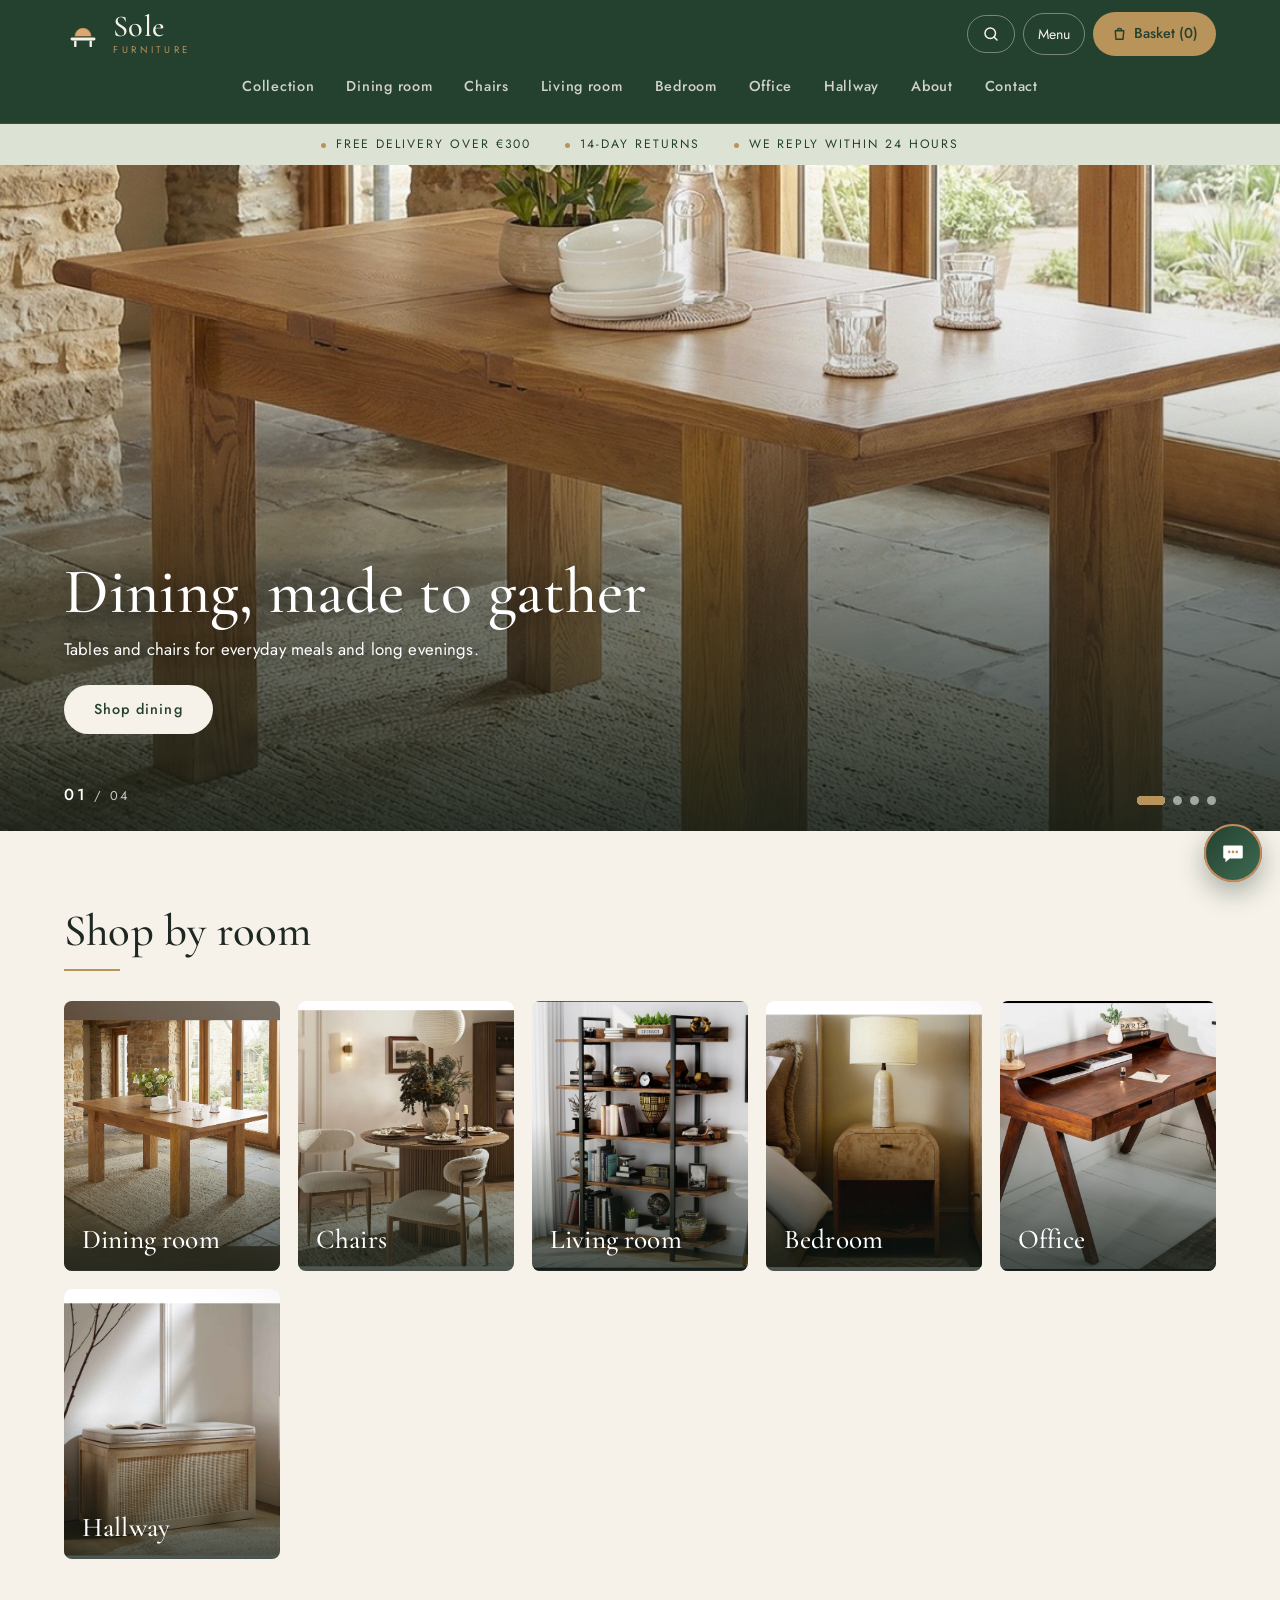
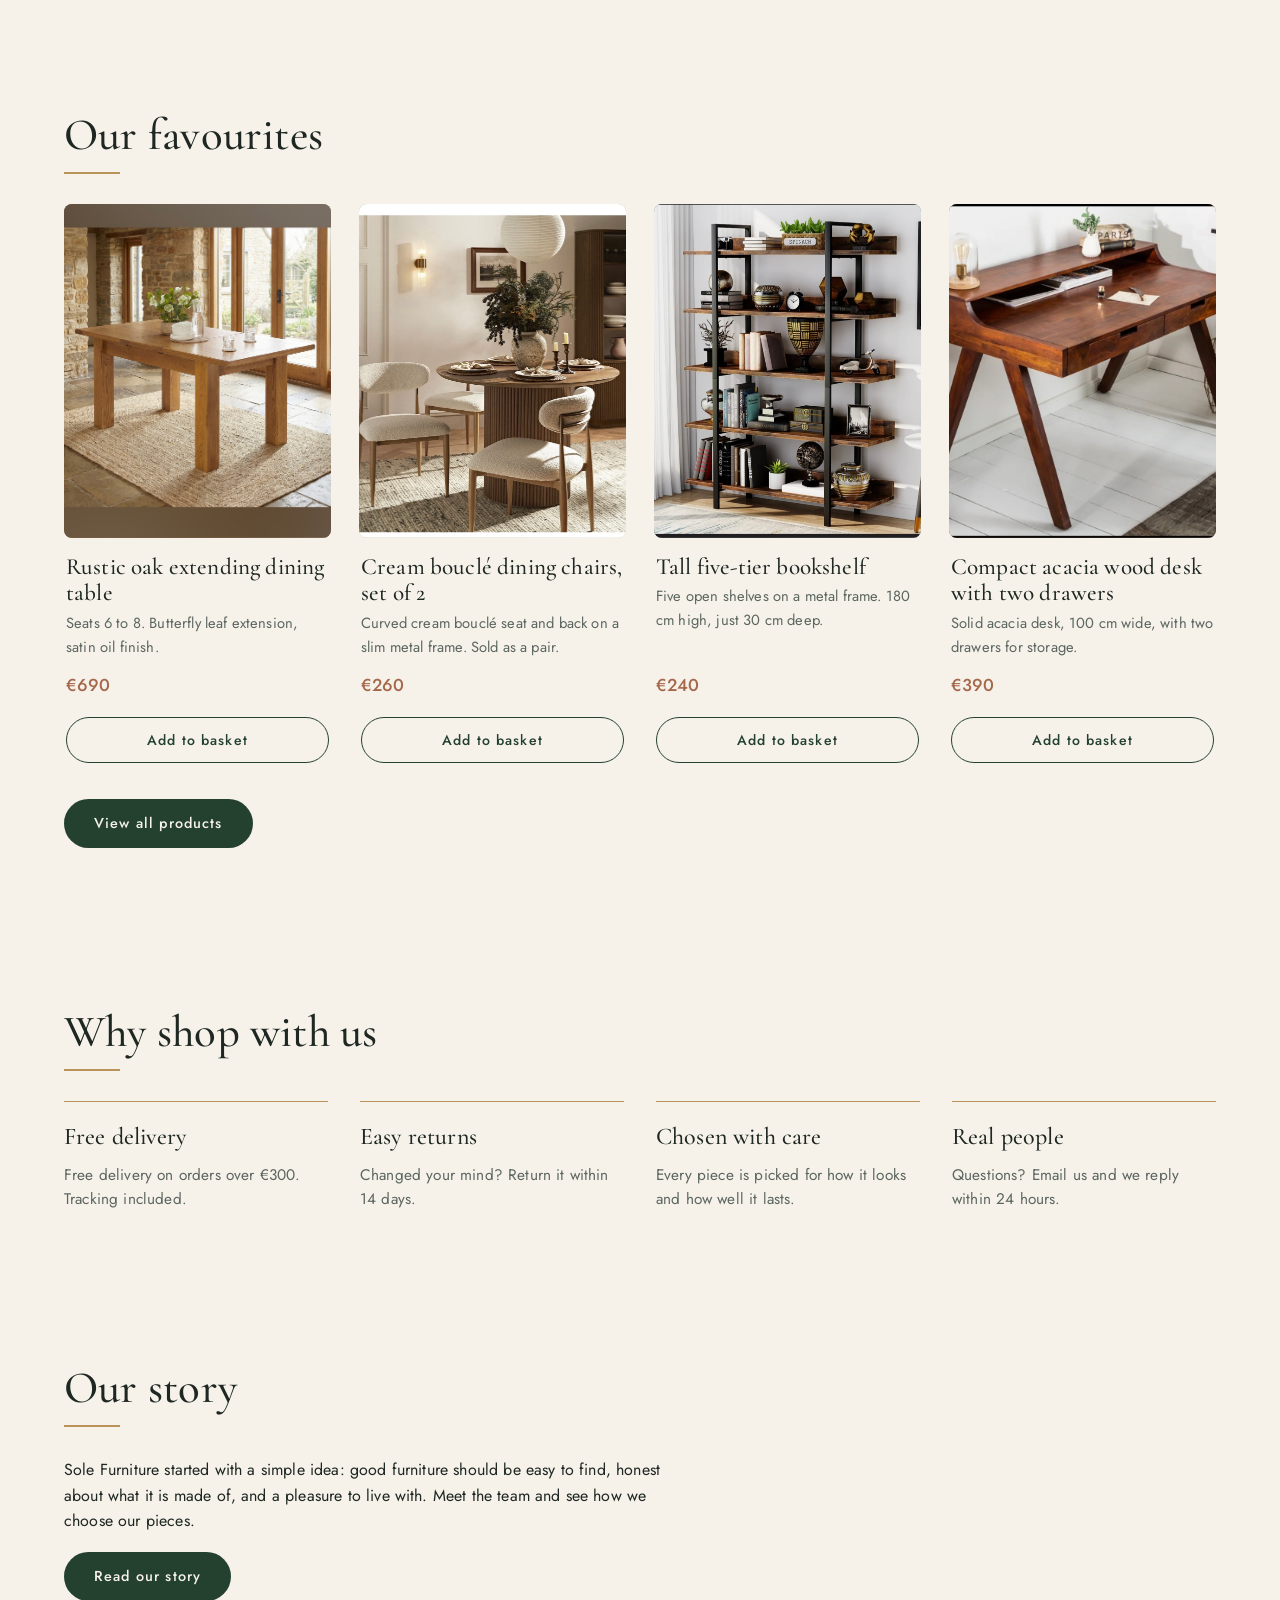
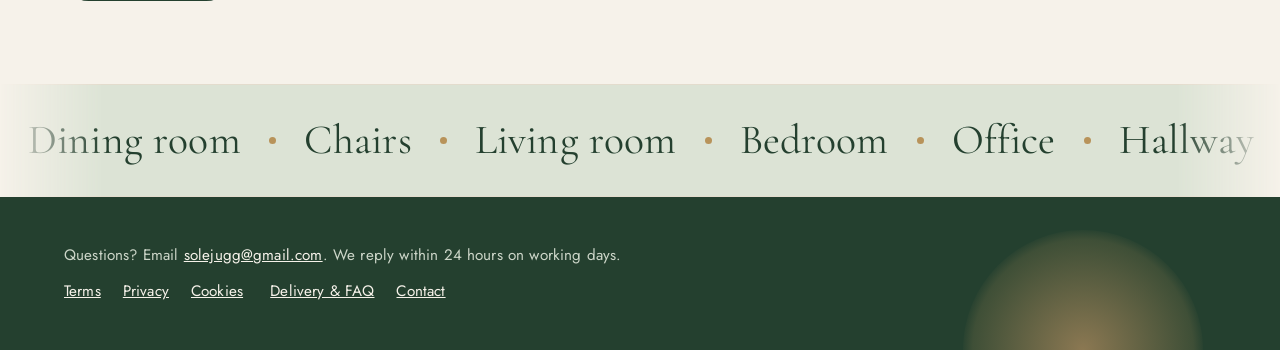
<file: index.html>
<!DOCTYPE html>
<html lang="en">
<head>
<meta charset="utf-8">
<meta name="viewport" content="width=device-width, initial-scale=1">
<title>Sole Furniture – Quality furniture for the home</title>
<meta property="og:type" content="website">
<meta property="og:site_name" content="Sole Furniture">
<meta property="og:title" content="Sole Furniture – Quality furniture for the home">
<meta property="og:description" content="Tables, chairs, shelves and more, chosen to look good and last. Delivered to your door.">
<meta property="og:url" content="https://maisonmargiela-png.github.io/sole-furniture-/">
<meta property="og:image" content="https://maisonmargiela-png.github.io/sole-furniture-/images/IMG_6425.jpeg">
<meta name="twitter:card" content="summary_large_image">
<meta name="description" content="Tables, chairs, shelves and more, chosen to look good and last. Delivered to your door.">
<meta name="theme-color" content="#24402F">
<link rel="preconnect" href="https://fonts.googleapis.com">
<link rel="preconnect" href="https://fonts.gstatic.com" crossorigin>
<link href="https://fonts.googleapis.com/css2?family=Young+Serif&family=Instrument+Sans:wght@400;500;600&display=swap" rel="stylesheet">
<link rel="stylesheet" href="style.css">
</head>
<body>
<header></header>

<div class="usp">
  <span>Free delivery over €300</span>
  <span>14-day returns</span>
  <span>We reply within 24 hours</span>
</div>

<main>
  <div class="slider" id="slider">
    <a class="slide on" href="shop.html?c=dining">
      <img src="images/IMG_6425.jpeg" alt="Rustic oak extending dining table">
      <div><h2>Dining, made to gather</h2><p>Tables and chairs for everyday meals and long evenings.</p><span class="btn">Shop dining</span></div>
    </a>
    <a class="slide" href="shop.html?c=chairs">
      <img src="images/IMG_6431.jpeg" alt="Cream bouclé dining chairs">
      <div><h2>Soft seating, slim lines</h2><p>Comfortable chairs with a light, modern shape.</p><span class="btn">Shop chairs</span></div>
    </a>
    <a class="slide" href="shop.html?c=living">
      <img src="images/IMG_6441.jpeg" alt="Tall five-tier bookshelf">
      <div><h2>Storage that looks good</h2><p>Shelves and tables to organise your living room.</p><span class="btn">Shop living room</span></div>
    </a>
    <a class="slide" href="shop.html?c=office">
      <img src="images/IMG_6448.jpeg" alt="Compact acacia wood desk">
      <div><h2>Work from home, comfortably</h2><p>A desk with room for your laptop and your essentials.</p><span class="btn">Shop office</span></div>
    </a>
    <div class="dots" id="dots"></div>
  </div>

  <section>
    <h2>Shop by room</h2>
    <div class="rooms" id="rooms"></div>
  </section>

  <section id="shop">
    <h2>Our favourites</h2>
    <div class="grid" id="products"></div>
    <div class="more"><a class="btn" href="shop.html">View all products</a></div>
  </section>

  <section>
    <h2>Why shop with us</h2>
    <div class="values">
      <div><h3>Free delivery</h3><p>Free delivery on orders over €300. Tracking included.</p></div>
      <div><h3>Easy returns</h3><p>Changed your mind? Return it within 14 days.</p></div>
      <div><h3>Chosen with care</h3><p>Every piece is picked for how it looks and how well it lasts.</p></div>
      <div><h3>Real people</h3><p>Questions? Email us and we reply within 24 hours.</p></div>
    </div>
  </section>

  <section>
    <h2>Our story</h2>
    <p style="max-width:60ch;margin-bottom:18px">Sole Furniture started with a simple idea: good furniture should be easy to find, honest about what it is made of, and a pleasure to live with. Meet the team and see how we choose our pieces.</p>
    <a class="btn" href="about.html">Read our story</a>
  </section>
</main>

<footer id="contact">
  <p style="margin-bottom:12px">Questions? Email <a href="mailto:solejugg@gmail.com">solejugg@gmail.com</a>. We reply within 24 hours on working days.</p>
  <a href="terms.html">Terms</a><a href="privacy.html">Privacy</a><a href="cookies.html">Cookies</a>
</footer>

<script src="products.js"></script>
<script src="cart.js"></script>
<script>
const usedRooms = categories.filter(c => products.some(p => p.category.includes(c.id)));
document.getElementById("rooms").innerHTML = usedRooms.map(c => {
  const p = products.find(x => x.category.includes(c.id) && photoOf(x));
  return `<a class="room" href="shop.html?c=${c.id}">${p ? `<img src="${photoOf(p)}" alt="">` : ""}<span>${c.name}</span></a>`;
}).join("");
renderProducts("products", products.filter(p => photoOf(p)).slice(0, 4));

const slides = document.querySelectorAll(".slide");
const dots = document.getElementById("dots");
let current = 0, timer;
function go(n) {
  current = (n + slides.length) % slides.length;
  slides.forEach((s, k) => s.classList.toggle("on", k === current));
  [...dots.children].forEach((d, k) => d.classList.toggle("on", k === current));
}
function restart() {
  clearInterval(timer);
  if (!window.matchMedia("(prefers-reduced-motion: reduce)").matches) timer = setInterval(() => go(current + 1), 5500);
}
slides.forEach((s, n) => {
  const b = document.createElement("button");
  b.setAttribute("aria-label", "Show slide " + (n + 1));
  b.onclick = () => { go(n); restart(); };
  dots.appendChild(b);
});
let startX = 0;
const slider = document.getElementById("slider");
slider.addEventListener("touchstart", e => { startX = e.touches[0].clientX; }, { passive: true });
slider.addEventListener("touchend", e => {
  const d = e.changedTouches[0].clientX - startX;
  if (Math.abs(d) > 45) { go(current + (d < 0 ? 1 : -1)); restart(); }
}, { passive: true });
go(0);
restart();
</script>
</body>
</html>
</file>
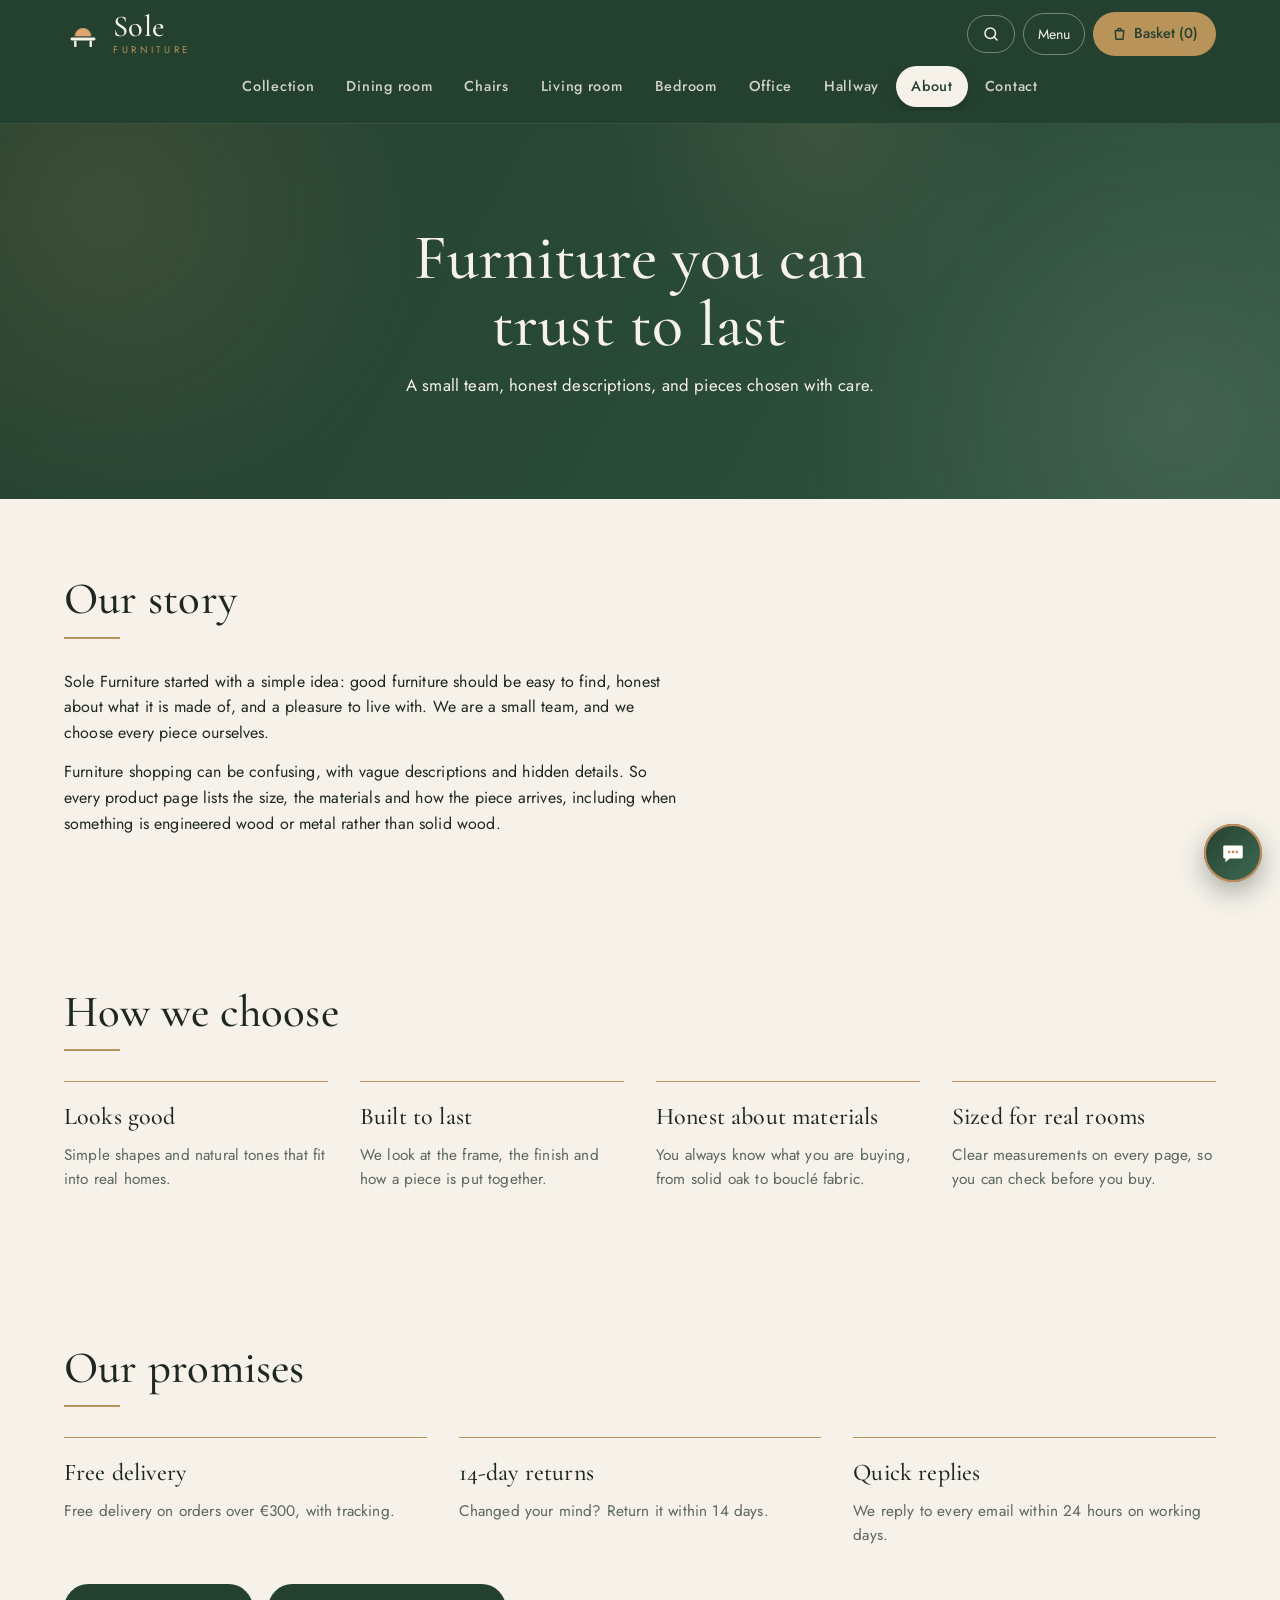
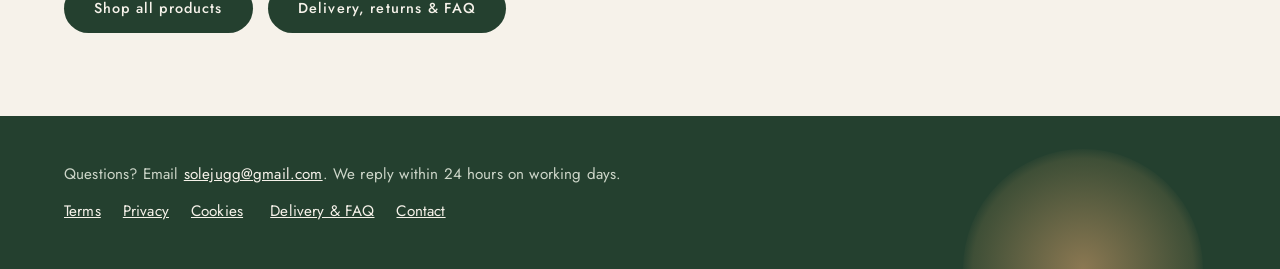
<file: about.html>
<!DOCTYPE html>
<html lang="en">
<head>
<meta charset="utf-8">
<meta name="viewport" content="width=device-width, initial-scale=1">
<title>About us – Sole Furniture</title>
<meta property="og:type" content="website">
<meta property="og:site_name" content="Sole Furniture">
<meta property="og:title" content="About us – Sole Furniture">
<meta property="og:description" content="Meet Sole Furniture: how we choose our pieces and what we promise.">
<meta property="og:url" content="https://maisonmargiela-png.github.io/sole-furniture-/about.html">
<meta property="og:image" content="https://maisonmargiela-png.github.io/sole-furniture-/images/IMG_6425.jpeg">
<meta name="twitter:card" content="summary_large_image">
<meta name="description" content="Meet Sole Furniture: how we choose our pieces and what we promise.">
<meta name="theme-color" content="#24402F">
<link rel="preconnect" href="https://fonts.googleapis.com">
<link rel="preconnect" href="https://fonts.gstatic.com" crossorigin>
<link href="https://fonts.googleapis.com/css2?family=Young+Serif&family=Instrument+Sans:wght@400;500;600&display=swap" rel="stylesheet">
<link rel="stylesheet" href="style.css">
</head>
<body>
<header></header>
<main>
  <div class="page-hero">
    <h1>Furniture you can trust to last</h1>
    <p>A small team, honest descriptions, and pieces chosen with care.</p>
  </div>

  <section>
    <h2>Our story</h2>
    <p style="max-width:62ch;margin-bottom:14px">Sole Furniture started with a simple idea: good furniture should be easy to find, honest about what it is made of, and a pleasure to live with. We are a small team, and we choose every piece ourselves.</p>
    <p style="max-width:62ch">Furniture shopping can be confusing, with vague descriptions and hidden details. So every product page lists the size, the materials and how the piece arrives, including when something is engineered wood or metal rather than solid wood.</p>
  </section>

  <section>
    <h2>How we choose</h2>
    <div class="values">
      <div><h3>Looks good</h3><p>Simple shapes and natural tones that fit into real homes.</p></div>
      <div><h3>Built to last</h3><p>We look at the frame, the finish and how a piece is put together.</p></div>
      <div><h3>Honest about materials</h3><p>You always know what you are buying, from solid oak to bouclé fabric.</p></div>
      <div><h3>Sized for real rooms</h3><p>Clear measurements on every page, so you can check before you buy.</p></div>
    </div>
  </section>

  <section>
    <h2>Our promises</h2>
    <div class="values">
      <div><h3>Free delivery</h3><p>Free delivery on orders over €300, with tracking.</p></div>
      <div><h3>14-day returns</h3><p>Changed your mind? Return it within 14 days.</p></div>
      <div><h3>Quick replies</h3><p>We reply to every email within 24 hours on working days.</p></div>
    </div>
    <div class="more">
      <a class="btn" href="shop.html">Shop all products</a>
      <a class="btn" href="help.html" style="margin-left:10px">Delivery, returns &amp; FAQ</a>
    </div>
  </section>
</main>

<footer id="contact">
  <p style="margin-bottom:12px">Questions? Email <a href="mailto:solejugg@gmail.com">solejugg@gmail.com</a>. We reply within 24 hours on working days.</p>
  <a href="terms.html">Terms</a><a href="privacy.html">Privacy</a><a href="cookies.html">Cookies</a>
</footer>
<script src="products.js"></script>
<script src="cart.js"></script>
</body>
</html>
</file>
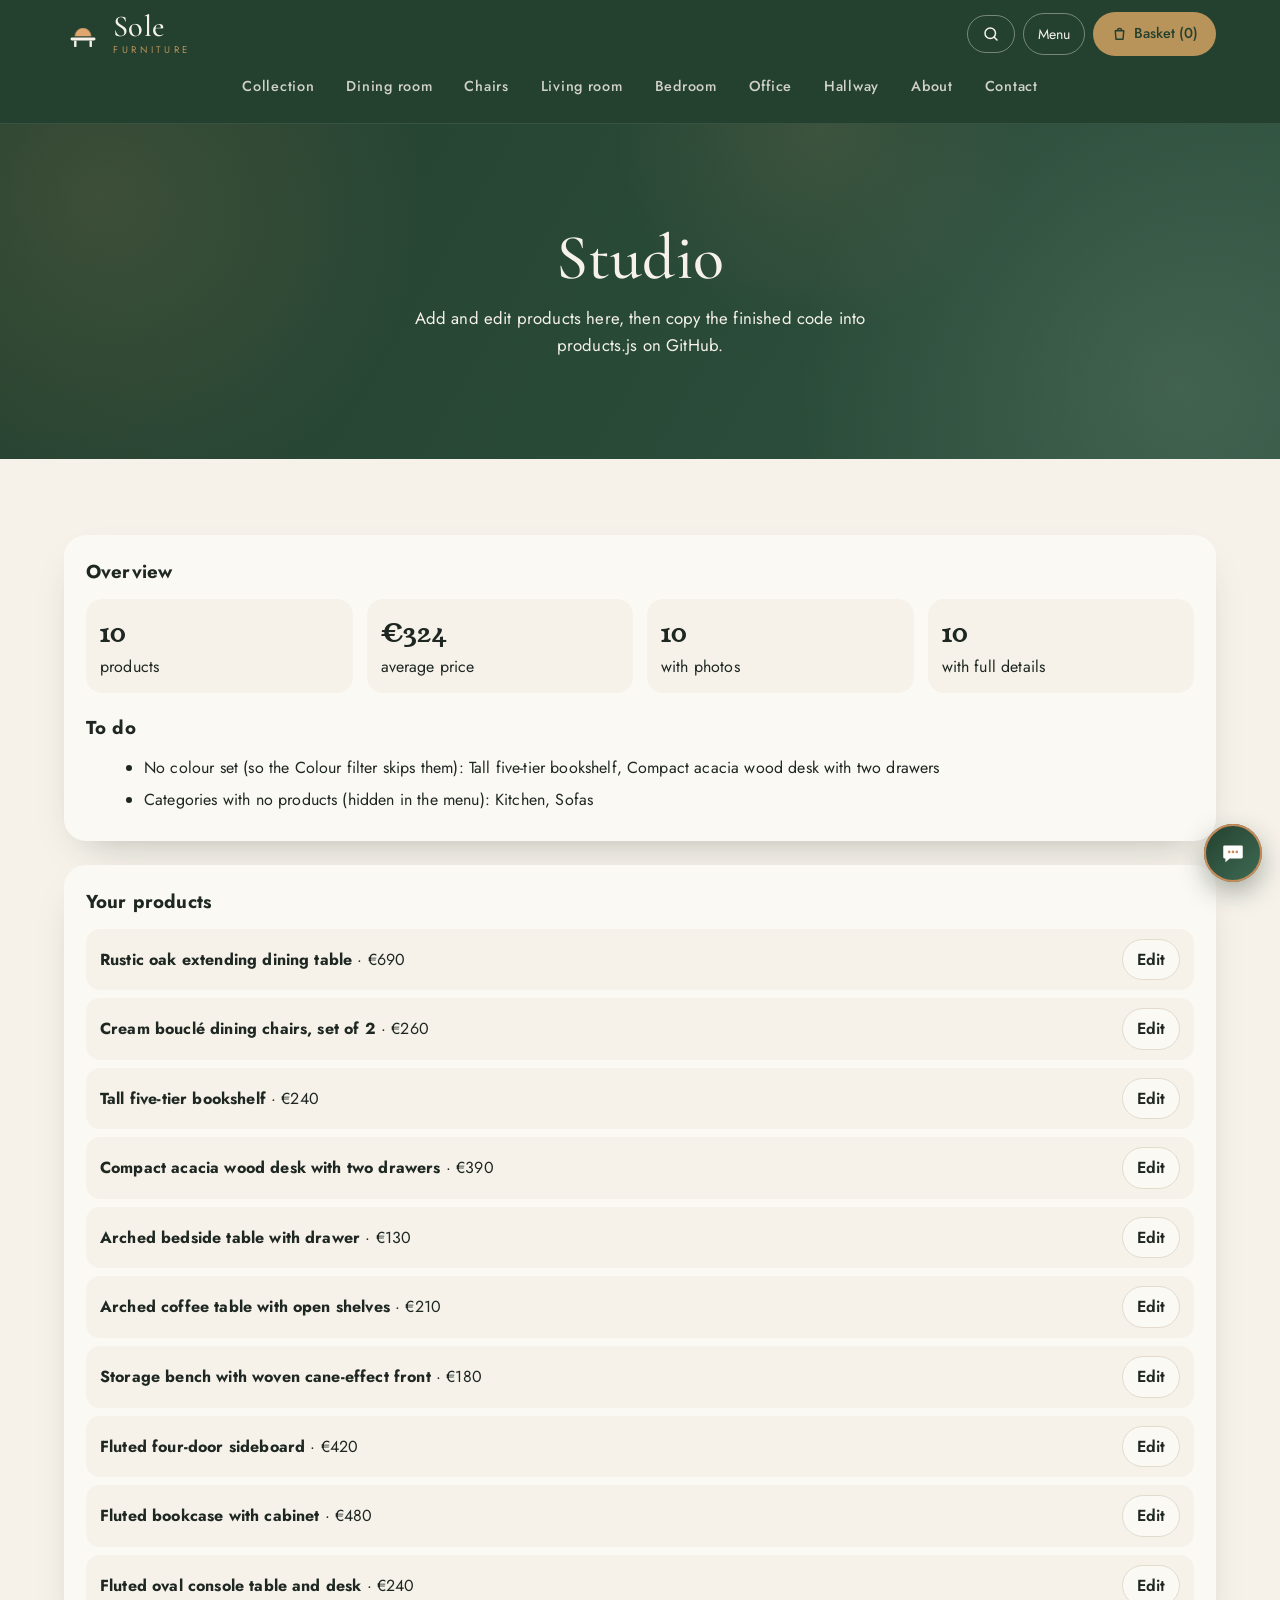
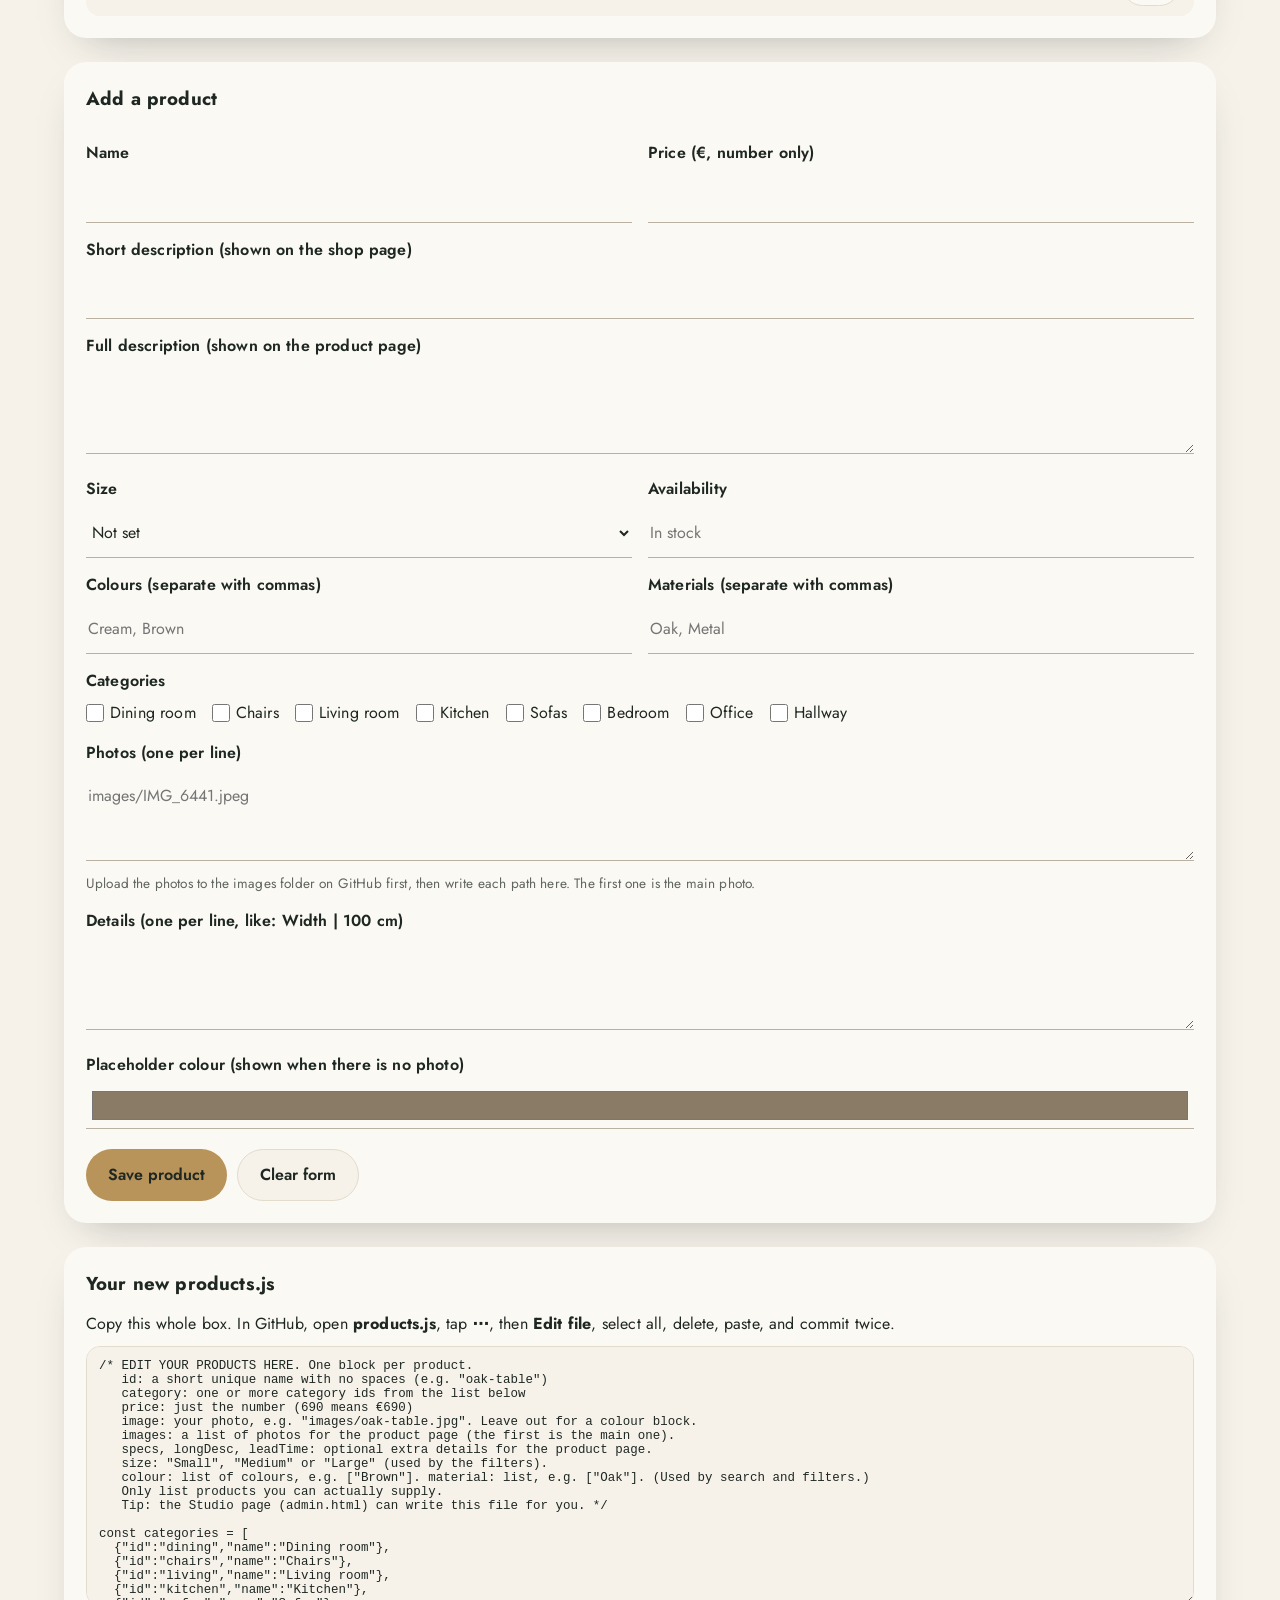
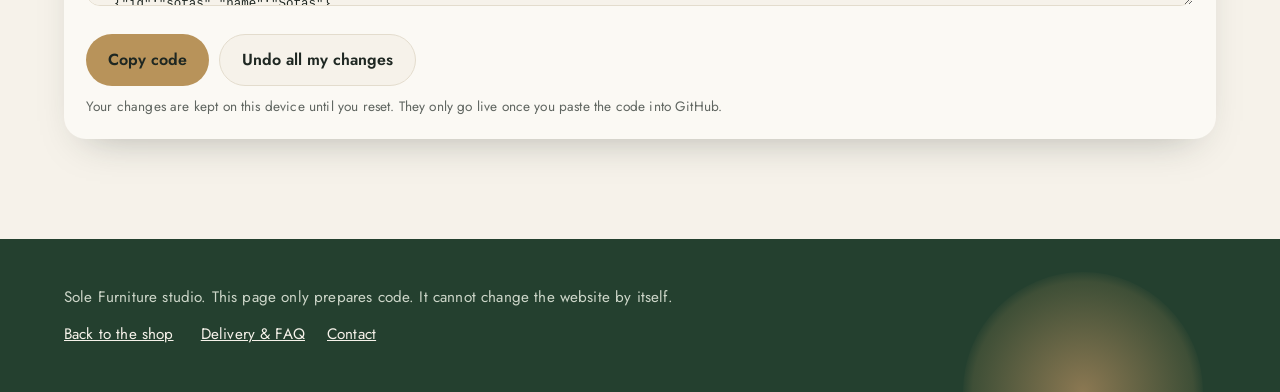
<file: admin.html>
<!DOCTYPE html>
<html lang="en">
<head>
<meta charset="utf-8">
<meta name="viewport" content="width=device-width, initial-scale=1">
<meta name="robots" content="noindex">
<title>Studio – Sole Furniture</title>
<meta name="theme-color" content="#24402F">
<link rel="preconnect" href="https://fonts.googleapis.com">
<link rel="preconnect" href="https://fonts.gstatic.com" crossorigin>
<link href="https://fonts.googleapis.com/css2?family=Young+Serif&family=Instrument+Sans:wght@400;500;600&display=swap" rel="stylesheet">
<link rel="stylesheet" href="style.css">
<style>
.box{background:var(--white);border-radius:22px;box-shadow:var(--shadow);padding:22px;margin-bottom:24px}
.box h3{margin-bottom:12px}
.stats{display:grid;grid-template-columns:repeat(auto-fit,minmax(140px,1fr));gap:14px}
.stat{background:var(--bg);border-radius:16px;padding:14px}
.stat b{display:block;font-size:1.6rem;font-family:"Young Serif",serif;font-weight:400}
.todo li{margin:0 0 6px 18px}
.rows{display:grid;gap:8px}
.row{display:flex;justify-content:space-between;align-items:center;gap:10px;padding:10px 14px;border-radius:14px;background:var(--bg)}
.row button,.mini{border:1px solid var(--stone);background:var(--white);color:var(--ink);border-radius:999px;padding:7px 14px;font:inherit;cursor:pointer}
.row .go{font-weight:600}
form label{display:block;font-weight:600;margin:14px 0 6px}
form input,form select,form textarea{width:100%;padding:11px 13px;border-radius:14px;border:1px solid var(--stone);background:var(--bg);color:var(--ink);font:inherit}
form textarea{min-height:90px;resize:vertical}
.two{display:grid;grid-template-columns:1fr;gap:0 16px}
@media(min-width:700px){.two{grid-template-columns:1fr 1fr}}
.checks{display:flex;flex-wrap:wrap;gap:8px 16px}
.checks label{display:flex;align-items:center;gap:6px;margin:0;font-weight:400}
.checks input{width:18px;height:18px;accent-color:var(--oak)}
.hint{font-size:.85rem;opacity:.7;margin-top:4px}
.actions2{display:flex;flex-wrap:wrap;gap:10px;margin-top:20px}
.actions2 button{border:0;cursor:pointer;font:inherit;font-weight:600;border-radius:999px;padding:12px 22px}
.pri{background:var(--oak);color:var(--ink)}
.sec{background:var(--bg);color:var(--ink);border:1px solid var(--stone)!important}
#out{width:100%;min-height:260px;font-family:ui-monospace,Menlo,monospace;font-size:.78rem;padding:12px;border-radius:14px;border:1px solid var(--stone);background:var(--bg);color:var(--ink)}
#msg{margin-top:10px;font-weight:600}
</style>
</head>
<body>
<header></header>
<main>
  <div class="page-hero">
    <h1>Studio</h1>
    <p>Add and edit products here, then copy the finished code into products.js on GitHub.</p>
  </div>
  <section>

    <div class="box">
      <h3>Overview</h3>
      <div class="stats" id="stats"></div>
      <h3 style="margin-top:20px">To do</h3>
      <ul class="todo" id="todo"></ul>
    </div>

    <div class="box">
      <h3>Your products</h3>
      <div class="rows" id="rows"></div>
    </div>

    <div class="box">
      <h3 id="form-title">Add a product</h3>
      <form id="pform" autocomplete="off">
        <div class="two">
          <div><label for="f-name">Name</label><input id="f-name" required></div>
          <div><label for="f-price">Price (€, number only)</label><input id="f-price" type="number" min="0" step="1" inputmode="decimal" required></div>
        </div>
        <label for="f-desc">Short description (shown on the shop page)</label>
        <input id="f-desc">
        <label for="f-long">Full description (shown on the product page)</label>
        <textarea id="f-long"></textarea>
        <div class="two">
          <div><label for="f-size">Size</label>
            <select id="f-size"><option value="">Not set</option><option>Small</option><option>Medium</option><option>Large</option></select></div>
          <div><label for="f-lead">Availability</label><input id="f-lead" placeholder="In stock"></div>
        </div>
        <div class="two">
          <div><label for="f-colour">Colours (separate with commas)</label><input id="f-colour" placeholder="Cream, Brown"></div>
          <div><label for="f-material">Materials (separate with commas)</label><input id="f-material" placeholder="Oak, Metal"></div>
        </div>
        <label>Categories</label>
        <div class="checks" id="f-cats"></div>
        <label for="f-images">Photos (one per line)</label>
        <textarea id="f-images" placeholder="images/IMG_6441.jpeg"></textarea>
        <p class="hint">Upload the photos to the images folder on GitHub first, then write each path here. The first one is the main photo.</p>
        <label for="f-specs">Details (one per line, like: Width | 100 cm)</label>
        <textarea id="f-specs"></textarea>
        <label for="f-color">Placeholder colour (shown when there is no photo)</label>
        <input id="f-color" type="color" value="#8a7b66" style="height:46px;padding:4px">
        <div class="actions2">
          <button type="submit" class="pri">Save product</button>
          <button type="button" class="sec" id="f-new">Clear form</button>
          <button type="button" class="sec" id="f-del" style="display:none">Delete this product</button>
        </div>
      </form>
    </div>

    <div class="box">
      <h3>Your new products.js</h3>
      <p style="margin-bottom:10px">Copy this whole box. In GitHub, open <b>products.js</b>, tap <b>⋯</b>, then <b>Edit file</b>, select all, delete, paste, and commit twice.</p>
      <textarea id="out" readonly></textarea>
      <div class="actions2">
        <button type="button" class="pri" id="copy">Copy code</button>
        <button type="button" class="sec" id="reset">Undo all my changes</button>
      </div>
      <p id="msg" role="status"></p>
      <p class="hint">Your changes are kept on this device until you reset. They only go live once you paste the code into GitHub.</p>
    </div>

  </section>
</main>
<footer id="contact">
  <p style="margin-bottom:12px">Sole Furniture studio. This page only prepares code. It cannot change the website by itself.</p>
  <a href="shop.html">Back to the shop</a>
</footer>
<script src="products.js"></script>
<script src="cart.js"></script>
<script id="lib">
const HEADER = `/* EDIT YOUR PRODUCTS HERE. One block per product.
   id: a short unique name with no spaces (e.g. "oak-table")
   category: one or more category ids from the list below
   price: just the number (690 means €690)
   image: your photo, e.g. "images/oak-table.jpg". Leave out for a colour block.
   images: a list of photos for the product page (the first is the main one).
   specs, longDesc, leadTime: optional extra details for the product page.
   size: "Small", "Medium" or "Large" (used by the filters).
   colour: list of colours, e.g. ["Brown"]. material: list, e.g. ["Oak"]. (Used by search and filters.)
   Only list products you can actually supply.
   Tip: the Studio page (admin.html) can write this file for you. */

`;
function toSource(cats, prods) {
  const keys = ["id","name","desc","longDesc","price","size","colour","material","category","color","image","images","leadTime","specs"];
  const J = v => JSON.stringify(v);
  const out = prods.map(p => {
    const lines = [];
    keys.forEach(k => {
      const v = p[k];
      if (v === undefined || v === null || v === "" || (Array.isArray(v) && !v.length)) return;
      if (k === "specs") lines.push("    specs: [\n" + v.map(s => "      " + J(s)).join(",\n") + "\n    ]");
      else lines.push("    " + k + ": " + J(v));
    });
    return "  {\n" + lines.join(",\n") + "\n  }";
  });
  return HEADER + "const categories = [\n" + cats.map(c => "  " + J(c)).join(",\n") + "\n];\n/* A category only shows in the menu once it has at least one product. */\n\nconst products = [\n" + out.join(",\n") + "\n];\n";
}
</script>
<script>
const KEY = "sole-studio-draft";
const original = JSON.parse(JSON.stringify(products));
let items = JSON.parse(JSON.stringify(products));
try { const d = JSON.parse(localStorage.getItem(KEY)); if (Array.isArray(d) && d.length) items = d; } catch (e) {}
let editing = null;
const $ = id => document.getElementById(id);
const esc = s => String(s).replace(/[&<>"]/g, c => ({ "&": "&amp;", "<": "&lt;", ">": "&gt;", '"': "&quot;" }[c]));
const list = t => t.split(",").map(s => s.trim()).filter(Boolean);
const slug = s => s.toLowerCase().replace(/[^a-z0-9]+/g, "-").replace(/^-+|-+$/g, "");
const hasPhoto = p => (p.images && p.images.length) || p.image;

function persist() { try { localStorage.setItem(KEY, JSON.stringify(items)); } catch (e) {} }
function refresh() {
  persist();
  const total = items.reduce((s, p) => s + p.price, 0);
  const noPhoto = items.filter(p => !hasPhoto(p));
  const noDetail = items.filter(p => !p.specs || !p.specs.length);
  const noSize = items.filter(p => !p.size);
  const noColour = items.filter(p => !(p.colour && p.colour.length));
  const emptyCats = categories.filter(c => !items.some(p => p.category.includes(c.id)));
  $("stats").innerHTML = [
    [items.length, "products"],
    [items.length ? "€" + Math.round(total / items.length) : "–", "average price"],
    [items.length - noPhoto.length, "with photos"],
    [items.length - noDetail.length, "with full details"]
  ].map(a => `<div class="stat"><b>${a[0]}</b>${a[1]}</div>`).join("");
  const todo = [];
  if (noPhoto.length) todo.push("Need photos: " + noPhoto.map(p => esc(p.name)).join(", "));
  if (noDetail.length) todo.push("Need details (specs): " + noDetail.map(p => esc(p.name)).join(", "));
  if (noColour.length) todo.push("No colour set (so the Colour filter skips them): " + noColour.map(p => esc(p.name)).join(", "));
  if (noSize.length) todo.push("No size set: " + noSize.map(p => esc(p.name)).join(", "));
  if (emptyCats.length) todo.push("Categories with no products (hidden in the menu): " + emptyCats.map(c => esc(c.name)).join(", "));
  $("todo").innerHTML = todo.length ? todo.map(t => "<li>" + t + "</li>").join("") : "<li>Everything is filled in. Nice work.</li>";
  $("rows").innerHTML = items.map((p, i) => `<div class="row"><span><b>${esc(p.name)}</b> · €${p.price}</span><button class="go" onclick="edit(${i})">Edit</button></div>`).join("");
  $("out").value = toSource(categories, items);
}
function fillForm(p) {
  $("f-name").value = p ? p.name : "";
  $("f-price").value = p ? p.price : "";
  $("f-desc").value = p ? (p.desc || "") : "";
  $("f-long").value = p ? (p.longDesc || "") : "";
  $("f-size").value = p ? (p.size || "") : "";
  $("f-lead").value = p ? (p.leadTime || "") : "";
  $("f-colour").value = p ? (p.colour || []).join(", ") : "";
  $("f-material").value = p ? (p.material || []).join(", ") : "";
  $("f-images").value = p ? (p.images || (p.image ? [p.image] : [])).join("\n") : "";
  $("f-specs").value = p ? (p.specs || []).map(s => s.join(" | ")).join("\n") : "";
  $("f-color").value = p && /^#[0-9a-f]{6}$/i.test(p.color || "") ? p.color : "#8a7b66";
  document.querySelectorAll("#f-cats input").forEach(i => { i.checked = !!(p && p.category.includes(i.value)); });
  $("form-title").textContent = p ? "Edit: " + p.name : "Add a product";
  $("f-del").style.display = p ? "inline-block" : "none";
}
function edit(i) {
  editing = i;
  fillForm(items[i]);
  $("pform").scrollIntoView({ behavior: "smooth", block: "start" });
}
$("f-cats").innerHTML = categories.map(c => `<label><input type="checkbox" value="${c.id}"> ${esc(c.name)}</label>`).join("");
$("pform").addEventListener("submit", e => {
  e.preventDefault();
  const prev = editing !== null ? items[editing] : null;
  const name = $("f-name").value.trim();
  const imgs = $("f-images").value.split("\n").map(s => s.trim()).filter(Boolean);
  const specs = $("f-specs").value.split("\n").map(s => s.trim()).filter(Boolean).map(s => {
    const k = s.indexOf("|");
    return k < 0 ? [s, ""] : [s.slice(0, k).trim(), s.slice(k + 1).trim()];
  });
  const cats = [...document.querySelectorAll("#f-cats input:checked")].map(i => i.value);
  let id = prev ? prev.id : slug(name);
  if (!prev) { let base = id || "product", n = 2; id = base; while (items.some(p => p.id === id)) id = base + "-" + n++; }
  const p = Object.assign({}, prev || {}, {
    id, name, price: Number($("f-price").value), desc: $("f-desc").value.trim(), longDesc: $("f-long").value.trim(),
    size: $("f-size").value, leadTime: $("f-lead").value.trim(), colour: list($("f-colour").value), material: list($("f-material").value),
    category: cats, images: imgs, specs, color: $("f-color").value
  });
  if (imgs.length) delete p.image;
  if (prev) items[editing] = p; else items.push(p);
  $("msg").textContent = "Saved. Scroll down to copy your new products.js.";
  editing = null; fillForm(null); refresh();
});
$("f-new").addEventListener("click", () => { editing = null; fillForm(null); });
$("f-del").addEventListener("click", () => {
  if (editing === null || !confirm("Delete this product from your list?")) return;
  items.splice(editing, 1); editing = null; fillForm(null); refresh();
});
$("copy").addEventListener("click", async () => {
  const t = $("out");
  try { await navigator.clipboard.writeText(t.value); $("msg").textContent = "Copied!"; }
  catch (e) { t.removeAttribute("readonly"); t.focus(); t.select(); t.setSelectionRange(0, t.value.length); $("msg").textContent = "Select all is done. Press and hold, then tap Copy."; }
});
$("reset").addEventListener("click", () => {
  if (!confirm("Undo all your changes and go back to the live products?")) return;
  items = JSON.parse(JSON.stringify(original)); editing = null; fillForm(null); refresh(); $("msg").textContent = "Back to the live products.";
});
fillForm(null);
refresh();
</script>
</body>
</html>
</file>
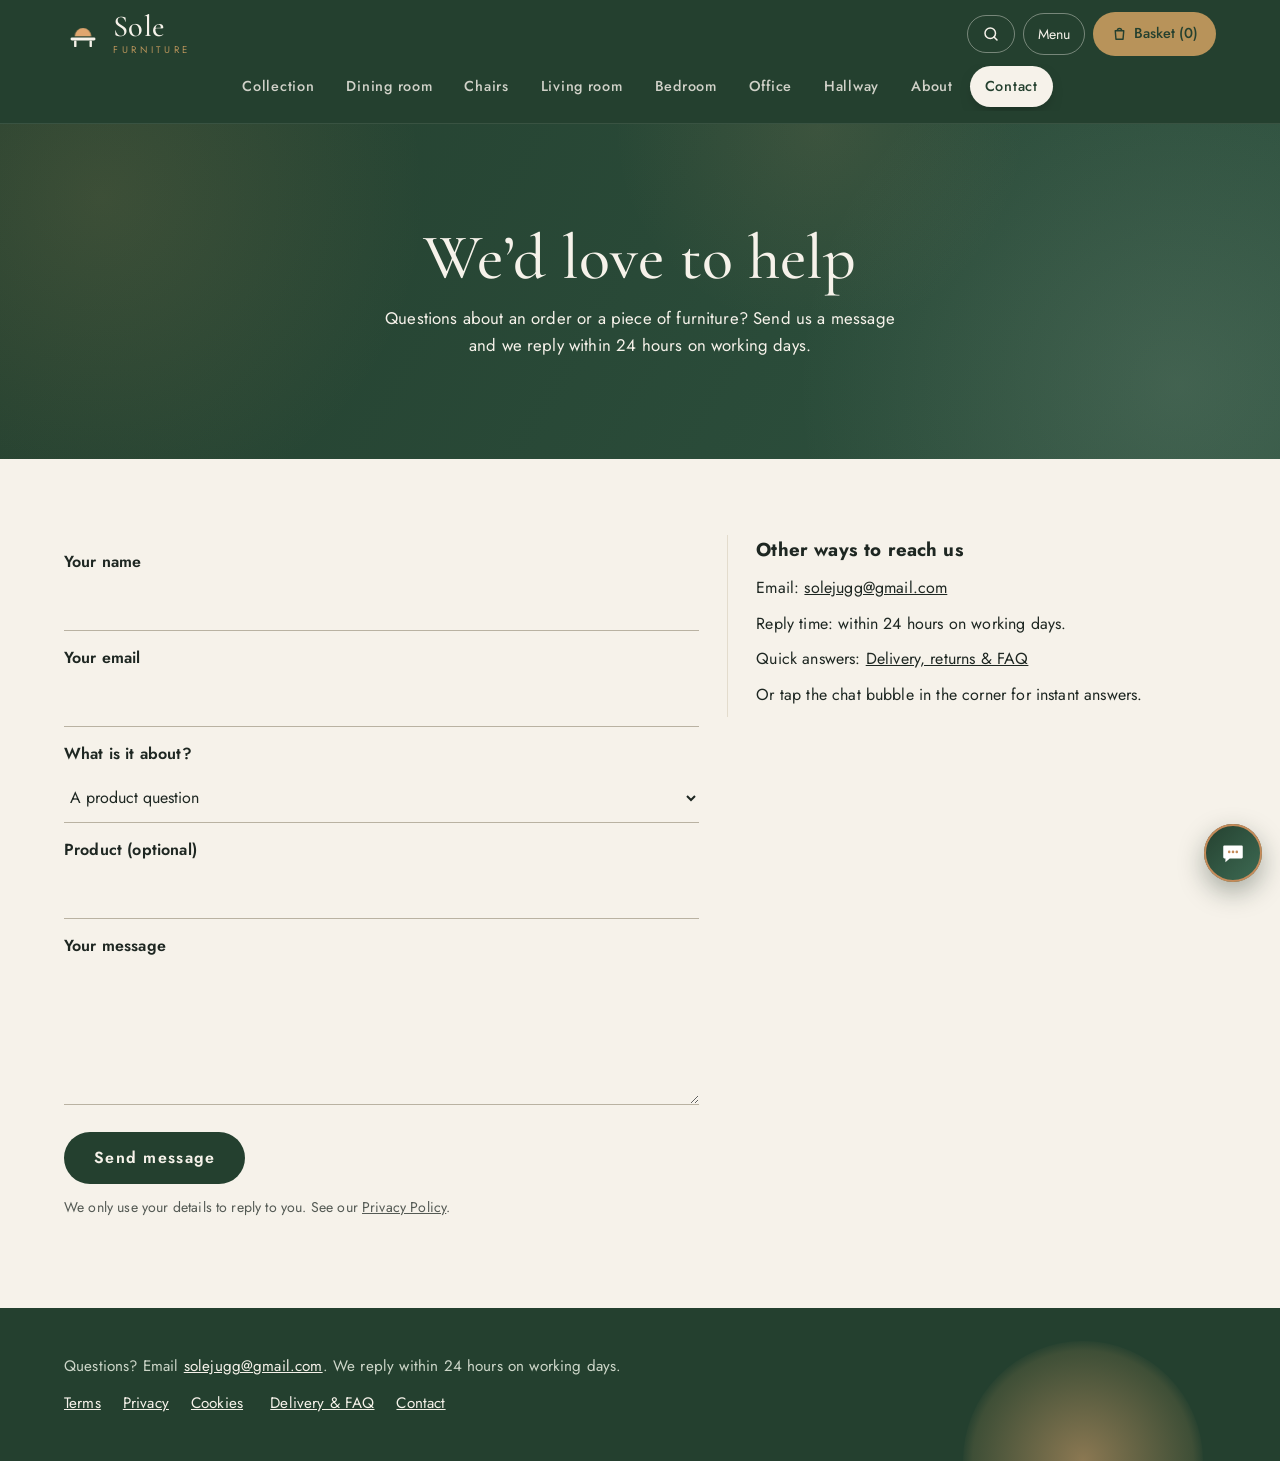
<file: contact.html>
<!DOCTYPE html>
<html lang="en">
<head>
<meta charset="utf-8">
<meta name="viewport" content="width=device-width, initial-scale=1">
<title>Contact us – Sole Furniture</title>
<meta property="og:type" content="website">
<meta property="og:site_name" content="Sole Furniture">
<meta property="og:title" content="Contact us – Sole Furniture">
<meta property="og:description" content="Questions about an order or a product? Send us a message and we reply within 24 hours.">
<meta property="og:url" content="https://maisonmargiela-png.github.io/sole-furniture-/contact.html">
<meta property="og:image" content="https://maisonmargiela-png.github.io/sole-furniture-/images/IMG_6425.jpeg">
<meta name="twitter:card" content="summary_large_image">
<meta name="description" content="Questions about an order or a product? Send us a message and we reply within 24 hours.">
<meta name="theme-color" content="#24402F">
<link rel="preconnect" href="https://fonts.googleapis.com">
<link rel="preconnect" href="https://fonts.gstatic.com" crossorigin>
<link href="https://fonts.googleapis.com/css2?family=Young+Serif&family=Instrument+Sans:wght@400;500;600&display=swap" rel="stylesheet">
<link rel="stylesheet" href="style.css">
<style>
.contact{display:grid;grid-template-columns:1fr;gap:28px;align-items:start}
@media(min-width:860px){.contact{grid-template-columns:1.3fr 1fr}}
.card-box{background:var(--white);border-radius:22px;box-shadow:var(--shadow);padding:24px}
form label{display:block;font-weight:600;margin:14px 0 6px}
form input,form select,form textarea{width:100%;padding:12px 14px;border-radius:14px;border:1px solid var(--stone);background:var(--bg);color:var(--ink);font:inherit}
form textarea{min-height:140px;resize:vertical}
.hp{position:absolute;left:-9999px;height:0;overflow:hidden}
form button[type=submit]{margin-top:20px;border:0;cursor:pointer;font:inherit;font-weight:600}
.note2{font-size:.88rem;opacity:.75;margin-top:12px}
#status{margin-top:14px;font-weight:600}
.side p{margin-bottom:10px}
.side a{text-decoration:underline}
</style>
</head>
<body>
<header></header>
<main>
  <div class="page-hero">
    <h1>We’d love to help</h1>
    <p>Questions about an order or a piece of furniture? Send us a message and we reply within 24 hours on working days.</p>
  </div>
  <section>
    <div class="contact">
      <div class="card-box">
        <form id="cform">
          <label for="name">Your name</label>
          <input id="name" name="name" required autocomplete="name">
          <label for="email">Your email</label>
          <input id="email" name="email" type="email" required autocomplete="email">
          <label for="topic">What is it about?</label>
          <select id="topic" name="topic">
            <option>A product question</option>
            <option>An order</option>
            <option>Delivery</option>
            <option>Returns</option>
            <option>Something else</option>
          </select>
          <label for="product">Product (optional)</label>
          <input id="product" name="product">
          <label for="message">Your message</label>
          <textarea id="message" name="message" required></textarea>
          <input class="hp" type="text" name="_honey" tabindex="-1" autocomplete="off" aria-hidden="true">
          <button class="btn" type="submit">Send message</button>
          <p class="note2">We only use your details to reply to you. See our <a href="privacy.html" style="text-decoration:underline">Privacy Policy</a>.</p>
          <p id="status" role="status"></p>
        </form>
      </div>
      <div class="card-box side">
        <h3>Other ways to reach us</h3>
        <p style="margin-top:10px">Email: <a href="mailto:solejugg@gmail.com">solejugg@gmail.com</a></p>
        <p>Reply time: within 24 hours on working days.</p>
        <p>Quick answers: <a href="help.html">Delivery, returns &amp; FAQ</a></p>
        <p>Or tap the chat bubble in the corner for instant answers.</p>
      </div>
    </div>
  </section>
</main>
<footer id="contact">
  <p style="margin-bottom:12px">Questions? Email <a href="mailto:solejugg@gmail.com">solejugg@gmail.com</a>. We reply within 24 hours on working days.</p>
  <a href="terms.html">Terms</a><a href="privacy.html">Privacy</a><a href="cookies.html">Cookies</a>
</footer>
<script src="products.js"></script>
<script src="cart.js"></script>
<script>
const qs = new URLSearchParams(location.search);
if (qs.get("msg")) document.getElementById("message").value = qs.get("msg");
if (qs.get("product")) document.getElementById("product").value = qs.get("product");
document.getElementById("cform").addEventListener("submit", async e => {
  e.preventDefault();
  const f = e.target, status = document.getElementById("status");
  if (f._honey && f._honey.value) return;
  const data = {
    name: f.name.value, email: f.email.value, topic: f.topic.value,
    product: f.product.value, message: f.message.value,
    _subject: "Website message: " + f.topic.value, _captcha: "false", _template: "table"
  };
  status.textContent = "Sending…";
  try {
    const r = await fetch("https://formsubmit.co/ajax/" + CHECKOUT_EMAIL, {
      method: "POST",
      headers: { "Content-Type": "application/json", "Accept": "application/json" },
      body: JSON.stringify(data)
    });
    if (!r.ok) throw new Error("failed");
    f.reset();
    status.textContent = "Thank you! We have your message and will reply within 24 hours on working days.";
  } catch (err) {
    status.innerHTML = "Sorry, that did not send. Please email us at <a href='mailto:" + CHECKOUT_EMAIL + "' style='text-decoration:underline'>" + CHECKOUT_EMAIL + "</a>.";
  }
});
</script>
</body>
</html>
</file>
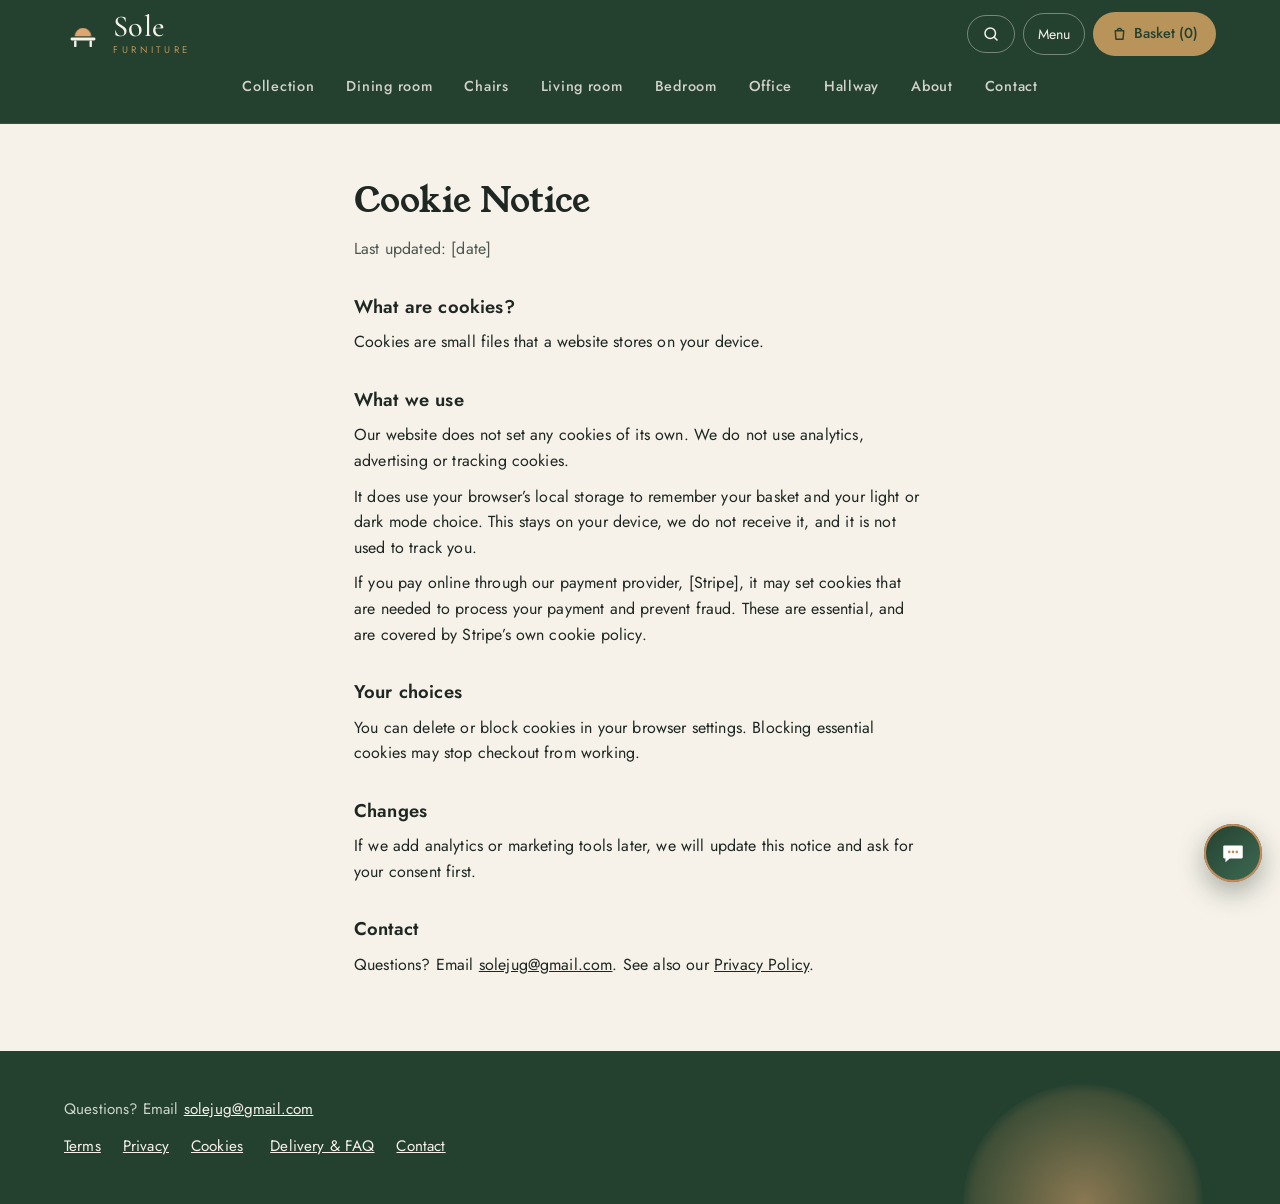
<file: cookies.html>
<!DOCTYPE html>
<html lang="en">
<head>
<meta charset="utf-8">
<meta name="viewport" content="width=device-width, initial-scale=1">
<title>Cookie Notice – Sole Furniture</title>
<link rel="preconnect" href="https://fonts.googleapis.com">
<link rel="preconnect" href="https://fonts.gstatic.com" crossorigin>
<link href="https://fonts.googleapis.com/css2?family=Young+Serif&family=Instrument+Sans:wght@400;500;600&display=swap" rel="stylesheet">
<link rel="stylesheet" href="style.css">
<style>
main{max-width:70ch;margin:0 auto;padding:48px 5vw 64px}
h1{font-family:"Young Serif",serif;font-weight:400;font-size:2.2rem;margin-bottom:8px}
h2{font-family:inherit;font-weight:600;font-size:1.15rem;margin:30px 0 8px}
p{margin-bottom:10px}
main a{text-decoration:underline}
.updated{color:#4b574f;margin-bottom:20px}
[data-theme="dark"] .updated{color:#A9B3AC}
</style>
</head>
<body>
<header>
  <a class="logo" href="index.html">Sole Furniture</a>
  <nav></nav>
</header>
<main>
<h1>Cookie Notice</h1>
<p class="updated">Last updated: [date]</p>

<h2>What are cookies?</h2>
<p>Cookies are small files that a website stores on your device.</p>

<h2>What we use</h2>
<p>Our website does not set any cookies of its own. We do not use analytics, advertising or tracking cookies.</p>
<p>It does use your browser’s local storage to remember your basket and your light or dark mode choice. This stays on your device, we do not receive it, and it is not used to track you.</p>
<p>If you pay online through our payment provider, [Stripe], it may set cookies that are needed to process your payment and prevent fraud. These are essential, and are covered by Stripe’s own cookie policy.</p>

<h2>Your choices</h2>
<p>You can delete or block cookies in your browser settings. Blocking essential cookies may stop checkout from working.</p>

<h2>Changes</h2>
<p>If we add analytics or marketing tools later, we will update this notice and ask for your consent first.</p>

<h2>Contact</h2>
<p>Questions? Email <a href="mailto:solejug@gmail.com">solejug@gmail.com</a>. See also our <a href="privacy.html">Privacy Policy</a>.</p>
</main>
<footer id="contact">
  <p style="margin-bottom:12px">Questions? Email <a href="mailto:solejug@gmail.com">solejug@gmail.com</a></p>
  <a href="terms.html">Terms</a><a href="privacy.html">Privacy</a><a href="cookies.html">Cookies</a>
</footer>
<script src="products.js"></script>
<script src="cart.js"></script>
</body>
</html>
</file>
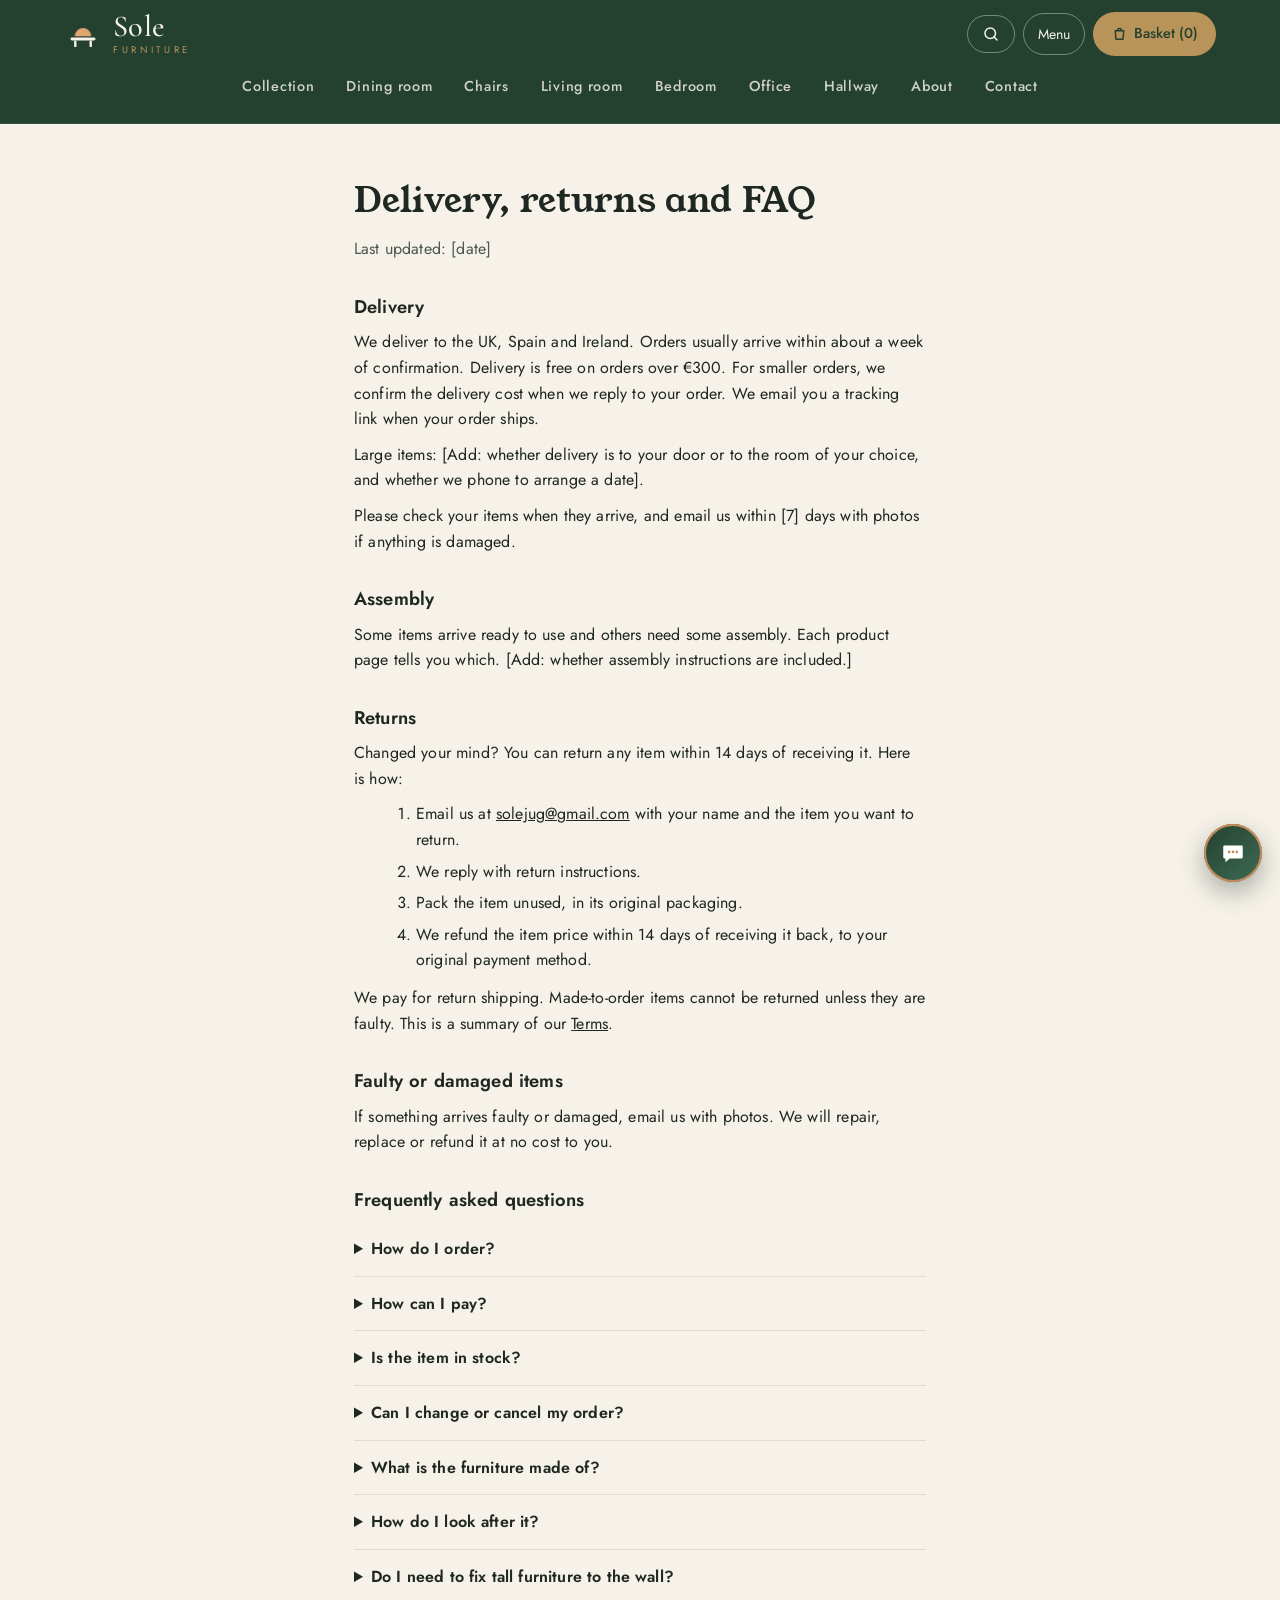
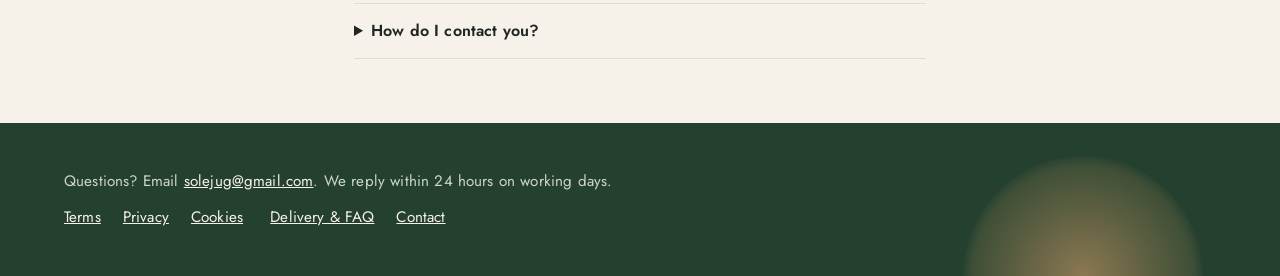
<file: help.html>
<!DOCTYPE html>
<html lang="en">
<head>
<meta charset="utf-8">
<meta name="viewport" content="width=device-width, initial-scale=1">
<title>Delivery, returns and FAQ – Sole Furniture</title>
<link rel="preconnect" href="https://fonts.googleapis.com">
<link rel="preconnect" href="https://fonts.gstatic.com" crossorigin>
<link href="https://fonts.googleapis.com/css2?family=Young+Serif&family=Instrument+Sans:wght@400;500;600&display=swap" rel="stylesheet">
<link rel="stylesheet" href="style.css">
<style>
main{max-width:70ch;margin:0 auto;padding:48px 5vw 64px}
h1{font-family:"Young Serif",serif;font-weight:400;font-size:2.2rem;margin-bottom:8px}
h2{font-family:inherit;font-weight:600;font-size:1.15rem;margin:30px 0 8px}
p{margin-bottom:10px}
main a{text-decoration:underline}
ol{margin:0 0 12px 22px}
ol li{margin-bottom:6px}
details{border-bottom:1px solid var(--stone);padding:14px 0}
summary{cursor:pointer;font-weight:600}
details p{margin:10px 0 0}
.updated{color:#4b574f;margin-bottom:20px}
[data-theme="dark"] .updated{color:#A9B3AC}
</style>
</head>
<body>
<header>
  <a class="logo" href="index.html">Sole Furniture</a>
  <nav></nav>
</header>
<main>
<h1>Delivery, returns and FAQ</h1>
<p class="updated">Last updated: [date]</p>

<h2>Delivery</h2>
<p>We deliver to the UK, Spain and Ireland. Orders usually arrive within about a week of confirmation. Delivery is free on orders over €300. For smaller orders, we confirm the delivery cost when we reply to your order. We email you a tracking link when your order ships.</p>
<p>Large items: [Add: whether delivery is to your door or to the room of your choice, and whether we phone to arrange a date].</p>
<p>Please check your items when they arrive, and email us within [7] days with photos if anything is damaged.</p>

<h2>Assembly</h2>
<p>Some items arrive ready to use and others need some assembly. Each product page tells you which. [Add: whether assembly instructions are included.]</p>

<h2>Returns</h2>
<p>Changed your mind? You can return any item within 14 days of receiving it. Here is how:</p>
<ol>
<li>Email us at <a href="mailto:solejug@gmail.com">solejug@gmail.com</a> with your name and the item you want to return.</li>
<li>We reply with return instructions.</li>
<li>Pack the item unused, in its original packaging.</li>
<li>We refund the item price within 14 days of receiving it back, to your original payment method.</li>
</ol>
<p>We pay for return shipping. Made-to-order items cannot be returned unless they are faulty. This is a summary of our <a href="terms.html">Terms</a>.</p>

<h2>Faulty or damaged items</h2>
<p>If something arrives faulty or damaged, email us with photos. We will repair, replace or refund it at no cost to you.</p>

<h2>Frequently asked questions</h2>
<details><summary>How do I order?</summary>
<p>Add items to your basket and tap “Send order by email”. We reply to confirm your items, the delivery cost and how to pay, then we arrange delivery.</p></details>
<details><summary>How can I pay?</summary>
<p>When you send your order, we reply with the total and how to pay. We never ask for card details by email.</p></details>
<details><summary>Is the item in stock?</summary>
<p>Each product page shows whether it is in stock or how long it takes to arrive.</p></details>
<details><summary>Can I change or cancel my order?</summary>
<p>Email us as soon as you can. [Add: until when you can change or cancel an order.] After delivery, you can return items within 14 days, as described above.</p></details>
<details><summary>What is the furniture made of?</summary>
<p>It depends on the piece. Each product page lists the materials, and some items are solid wood while others use engineered wood, metal or fabric.</p></details>
<details><summary>How do I look after it?</summary>
<p>Wipe with a soft, slightly damp cloth and dry straight away. Keep furniture away from radiators and strong sunlight. Check the product page for care advice specific to the piece.</p></details>
<details><summary>Do I need to fix tall furniture to the wall?</summary>
<p>Yes. Tall pieces, such as bookshelves, can tip over, so fix them to the wall using suitable fixings. [Add whether fixings are included.]</p></details>
<details><summary>How do I contact you?</summary>
<p>Email <a href="mailto:solejug@gmail.com">solejug@gmail.com</a>. We reply within 24 hours on working days.</p></details>
</main>
<footer id="contact">
  <p style="margin-bottom:12px">Questions? Email <a href="mailto:solejug@gmail.com">solejug@gmail.com</a>. We reply within 24 hours on working days.</p>
  <a href="terms.html">Terms</a><a href="privacy.html">Privacy</a><a href="cookies.html">Cookies</a>
</footer>
<script src="products.js"></script>
<script src="cart.js"></script>
</body>
</html>
</file>
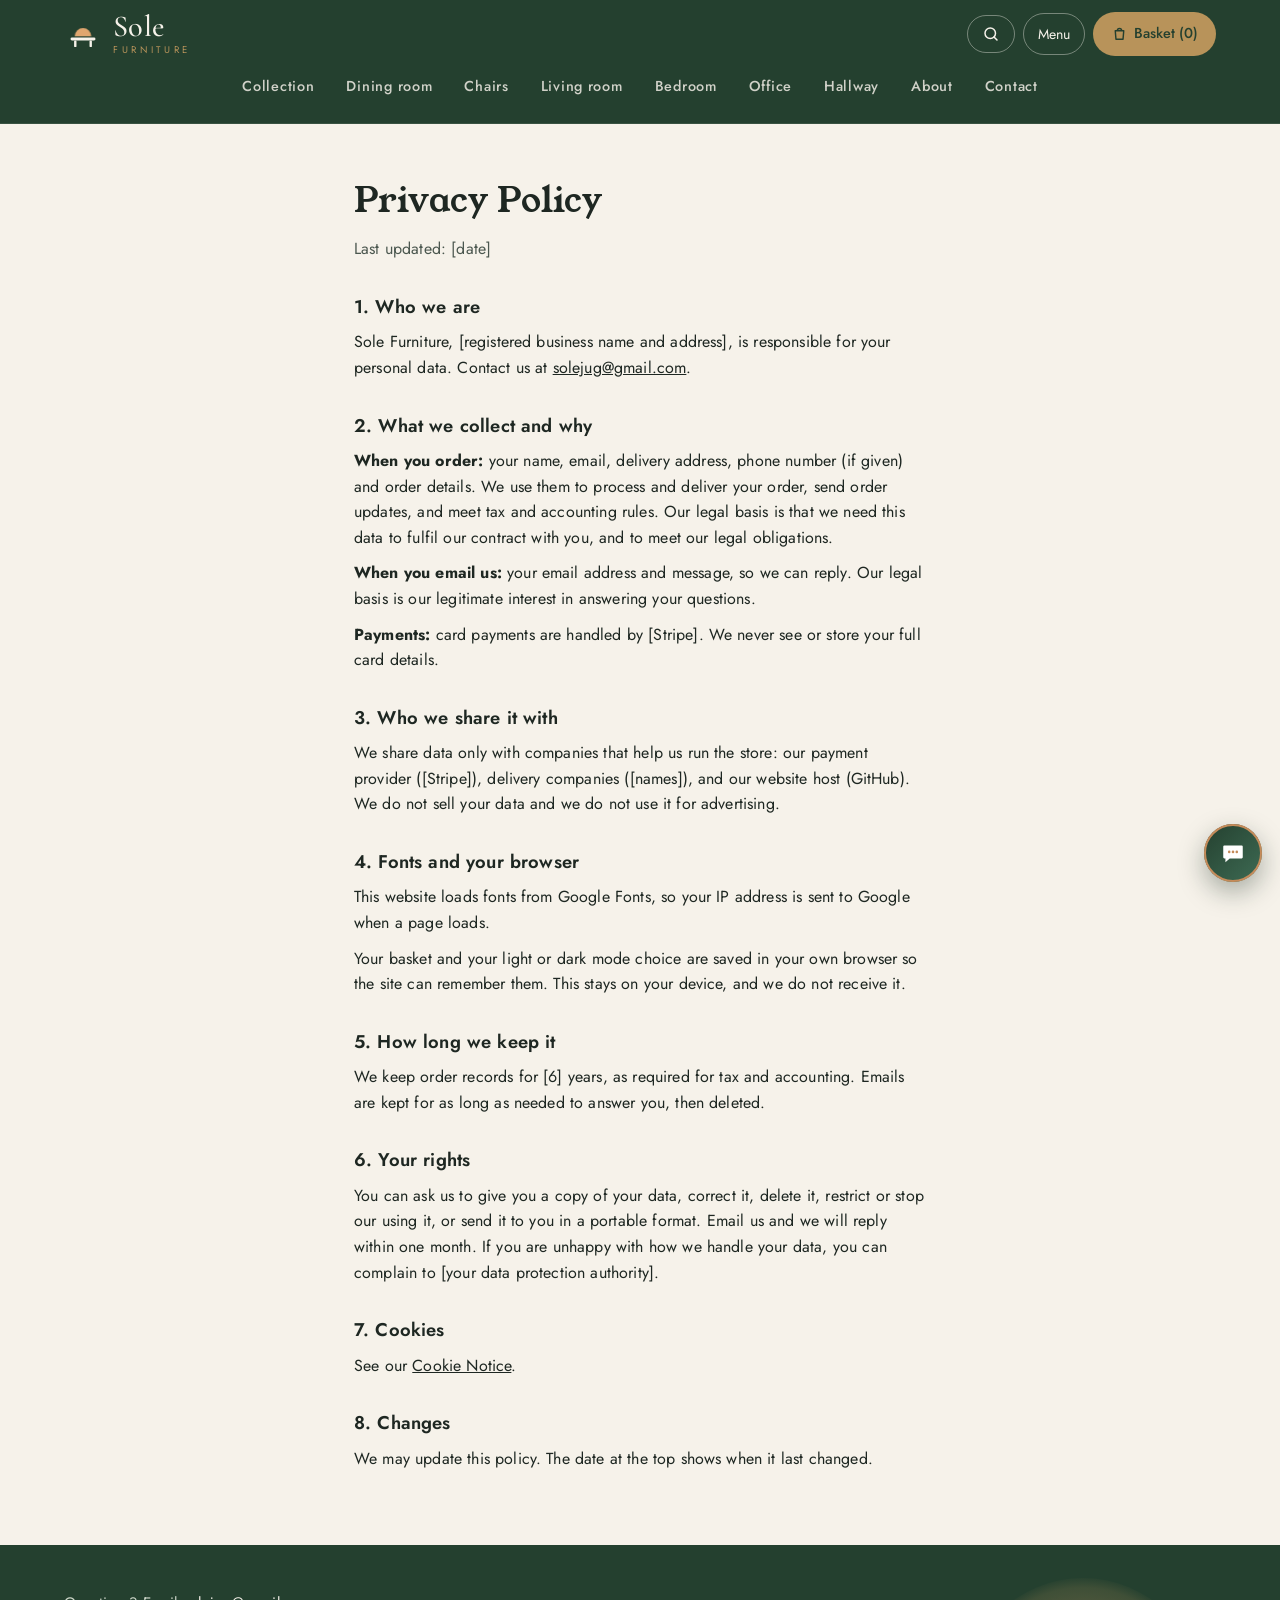
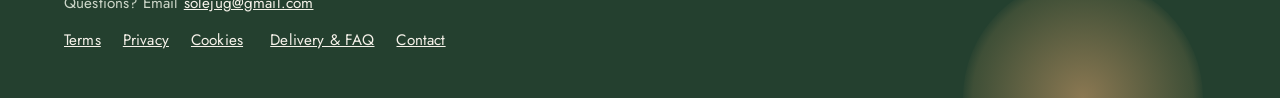
<file: privacy.html>
<!DOCTYPE html>
<html lang="en">
<head>
<meta charset="utf-8">
<meta name="viewport" content="width=device-width, initial-scale=1">
<title>Privacy Policy – Sole Furniture</title>
<link rel="preconnect" href="https://fonts.googleapis.com">
<link rel="preconnect" href="https://fonts.gstatic.com" crossorigin>
<link href="https://fonts.googleapis.com/css2?family=Young+Serif&family=Instrument+Sans:wght@400;500;600&display=swap" rel="stylesheet">
<link rel="stylesheet" href="style.css">
<style>
main{max-width:70ch;margin:0 auto;padding:48px 5vw 64px}
h1{font-family:"Young Serif",serif;font-weight:400;font-size:2.2rem;margin-bottom:8px}
h2{font-family:inherit;font-weight:600;font-size:1.15rem;margin:30px 0 8px}
p{margin-bottom:10px}
main a{text-decoration:underline}
.updated{color:#4b574f;margin-bottom:20px}
[data-theme="dark"] .updated{color:#A9B3AC}
</style>
</head>
<body>
<header>
  <a class="logo" href="index.html">Sole Furniture</a>
  <nav></nav>
</header>
<main>
<h1>Privacy Policy</h1>
<p class="updated">Last updated: [date]</p>

<h2>1. Who we are</h2>
<p>Sole Furniture, [registered business name and address], is responsible for your personal data. Contact us at <a href="mailto:solejug@gmail.com">solejug@gmail.com</a>.</p>

<h2>2. What we collect and why</h2>
<p><strong>When you order:</strong> your name, email, delivery address, phone number (if given) and order details. We use them to process and deliver your order, send order updates, and meet tax and accounting rules. Our legal basis is that we need this data to fulfil our contract with you, and to meet our legal obligations.</p>
<p><strong>When you email us:</strong> your email address and message, so we can reply. Our legal basis is our legitimate interest in answering your questions.</p>
<p><strong>Payments:</strong> card payments are handled by [Stripe]. We never see or store your full card details.</p>

<h2>3. Who we share it with</h2>
<p>We share data only with companies that help us run the store: our payment provider ([Stripe]), delivery companies ([names]), and our website host (GitHub). We do not sell your data and we do not use it for advertising.</p>

<h2>4. Fonts and your browser</h2>
<p>This website loads fonts from Google Fonts, so your IP address is sent to Google when a page loads.</p>
<p>Your basket and your light or dark mode choice are saved in your own browser so the site can remember them. This stays on your device, and we do not receive it.</p>

<h2>5. How long we keep it</h2>
<p>We keep order records for [6] years, as required for tax and accounting. Emails are kept for as long as needed to answer you, then deleted.</p>

<h2>6. Your rights</h2>
<p>You can ask us to give you a copy of your data, correct it, delete it, restrict or stop our using it, or send it to you in a portable format. Email us and we will reply within one month. If you are unhappy with how we handle your data, you can complain to [your data protection authority].</p>

<h2>7. Cookies</h2>
<p>See our <a href="cookies.html">Cookie Notice</a>.</p>

<h2>8. Changes</h2>
<p>We may update this policy. The date at the top shows when it last changed.</p>
</main>
<footer id="contact">
  <p style="margin-bottom:12px">Questions? Email <a href="mailto:solejug@gmail.com">solejug@gmail.com</a></p>
  <a href="terms.html">Terms</a><a href="privacy.html">Privacy</a><a href="cookies.html">Cookies</a>
</footer>
<script src="products.js"></script>
<script src="cart.js"></script>
</body>
</html>
</file>
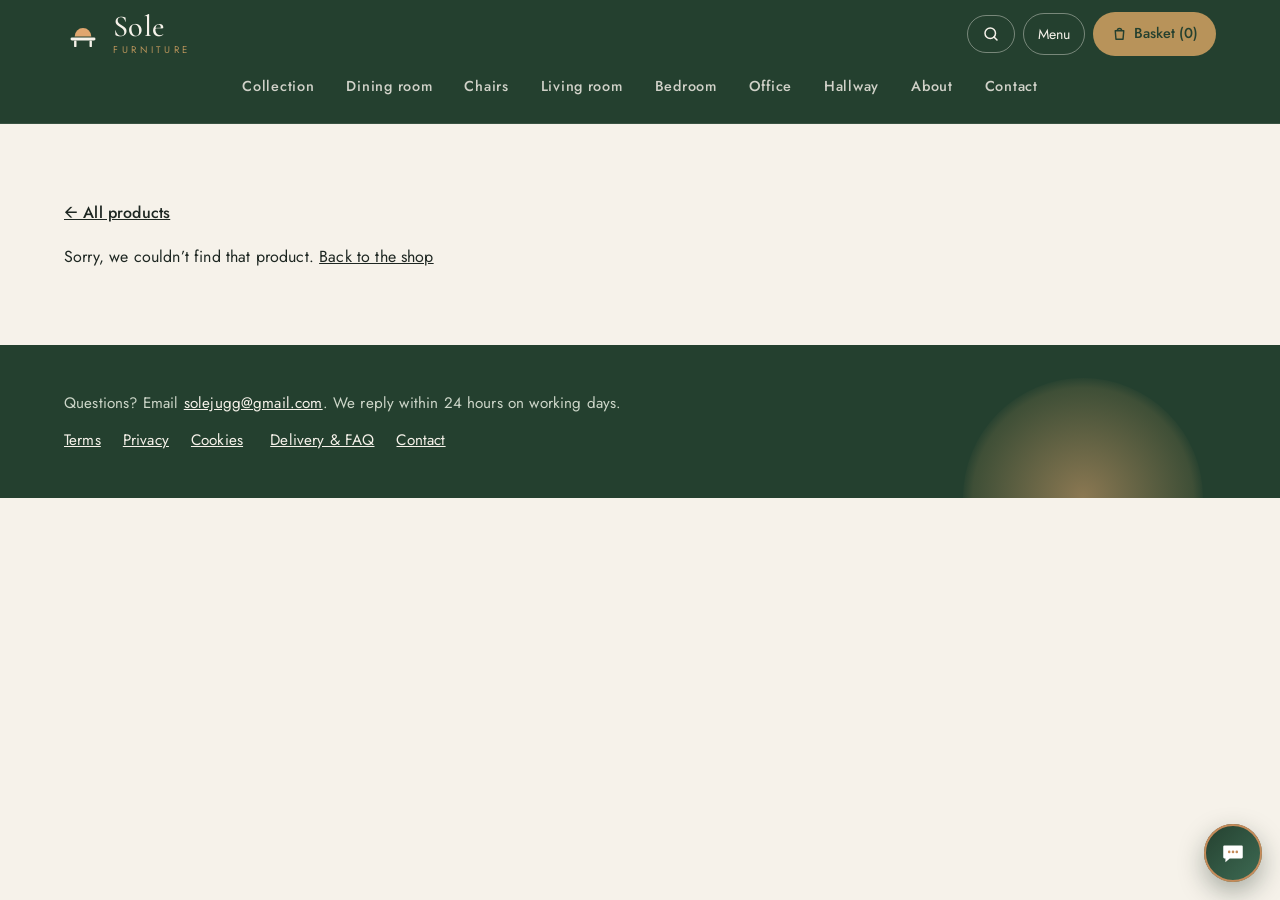
<file: product.html>
<!DOCTYPE html>
<html lang="en">
<head>
<meta charset="utf-8">
<meta name="viewport" content="width=device-width, initial-scale=1">
<title>Product – Sole Furniture</title>
<meta property="og:type" content="website">
<meta property="og:site_name" content="Sole Furniture">
<meta property="og:title" content="Sole Furniture – Furniture for the home">
<meta property="og:description" content="Calm, well-made furniture for the home. Delivery to the UK, Spain and Ireland.">
<meta property="og:url" content="https://maisonmargiela-png.github.io/sole-furniture-/shop.html">
<meta property="og:image" content="https://maisonmargiela-png.github.io/sole-furniture-/images/IMG_6425.jpeg">
<meta name="twitter:card" content="summary_large_image">
<meta name="theme-color" content="#24402F">
<link rel="preconnect" href="https://fonts.googleapis.com">
<link rel="preconnect" href="https://fonts.gstatic.com" crossorigin>
<link href="https://fonts.googleapis.com/css2?family=Young+Serif&family=Instrument+Sans:wght@400;500;600&display=swap" rel="stylesheet">
<link rel="stylesheet" href="style.css">
<style>
.product{display:grid;grid-template-columns:1fr;gap:30px}
@media(min-width:860px){.product{grid-template-columns:1.1fr 1fr}}
.thumbs{display:flex;gap:10px;margin-top:12px;overflow-x:auto;padding-bottom:4px}
.thumbs button{flex:0 0 78px;padding:0;border:2px solid transparent;background:var(--white);border-radius:14px;overflow:hidden;cursor:pointer;opacity:.7;transition:opacity .2s,border-color .2s}
.thumbs button[aria-current="true"]{border-color:var(--oak);opacity:1}
.thumbs img{width:100%;aspect-ratio:1/1;object-fit:contain;display:block}
.back{display:inline-block;margin-bottom:18px;font-weight:500}
.product h1{font-size:clamp(1.7rem,4vw,2.4rem);line-height:1.15}
.pprice{font-size:1.7rem;font-weight:600;margin:10px 0}
.lead{margin:10px 0 14px}
.specs{margin-top:22px}
.specs div{display:flex;gap:12px;padding:10px 0;border-bottom:1px solid var(--stone)}
.specs dt{font-weight:600;flex:0 0 36%}
.specs dd{margin:0;flex:1}
.buybox{margin-top:26px;padding:18px;background:var(--white);border-radius:22px;box-shadow:var(--shadow)}
.buybox .buy{margin:0;padding:14px;font-size:1.05rem}
.ask{display:inline-block;margin-top:14px;font-weight:600;text-decoration:underline}
.small{margin-top:18px;font-size:.95rem;color:#4b574f}
</style>
</head>
<body>
<header></header>
<main>
  <section>
    <a class="back" href="shop.html">← All products</a>
    <div class="product" id="product"></div>
  </section>
  <section id="related-wrap" style="display:none">
    <h2>Complete the look</h2>
    <div class="grid" id="related"></div>
  </section>
</main>
<footer id="contact">
  <p style="margin-bottom:12px">Questions? Email <a href="mailto:solejugg@gmail.com">solejugg@gmail.com</a>. We reply within 24 hours on working days.</p>
  <a href="terms.html">Terms</a><a href="privacy.html">Privacy</a><a href="cookies.html">Cookies</a>
</footer>
<script src="products.js"></script>
<script src="cart.js"></script>
<script>
const p = products.find(x => x.id === new URLSearchParams(location.search).get("id"));
const root = document.getElementById("product");
let imgs = [], idx = 0;

function show(i) {
  if (!imgs.length) return;
  idx = (i + imgs.length) % imgs.length;
  const img = document.getElementById("gal-img");
  img.src = imgs[idx];
  img.alt = p.name + ", photo " + (idx + 1);
  const count = document.getElementById("gal-count");
  if (count) count.textContent = (idx + 1) + " / " + imgs.length;
  document.querySelectorAll(".thumbs button").forEach((b, n) => b.setAttribute("aria-current", n === idx));
}

if (!p) {
  root.innerHTML = "<p>Sorry, we couldn’t find that product. <a href='shop.html'>Back to the shop</a></p>";
} else {
  document.title = p.name + " – Sole Furniture";
  imgs = p.images && p.images.length ? p.images : (p.image ? [p.image] : []);
  const many = imgs.length > 1;
  const specs = (p.specs || []).map(s => `<div><dt>${s[0]}</dt><dd>${s[1]}</dd></div>`).join("");
  const ask = "mailto:" + CHECKOUT_EMAIL + "?subject=" + encodeURIComponent("Question about " + p.name);
  root.innerHTML = `
    <div>
      <div class="gal">
        <div class="gal-main" id="gal-main">${imgs.length ? `<img id="gal-img" src="${imgs[0]}" alt="${p.name}">` : "<span style='opacity:.5'>Photo coming soon</span>"}</div>
        ${many ? `<button class="arrow prev" onclick="show(idx - 1)" aria-label="Previous photo">‹</button><button class="arrow next" onclick="show(idx + 1)" aria-label="Next photo">›</button><span class="count" id="gal-count"></span>` : ""}
      </div>
      ${many ? `<div class="thumbs">${imgs.map((src, i) => `<button onclick="show(${i})" aria-label="Show photo ${i + 1}"><img src="${src}" alt=""></button>`).join("")}</div>` : ""}
    </div>
    <div>
      <h1>${p.name}</h1>
      <div class="pprice">${money(p.price)}</div>
      <p>${p.longDesc || p.desc}</p>
      ${p.leadTime ? `<p class="lead"><strong>Availability:</strong> ${p.leadTime}</p>` : ""}
      ${specs ? `<dl class="specs">${specs}</dl>` : ""}
      <div class="buybox">
        <button class="buy" onclick="addToCart('${p.id}')">Add to basket</button>
        <a class="ask" href="${ask}">Any questions about the ${p.name}? Ask us</a>
      </div>
      <p class="small">Free delivery on orders over €300. 14-day returns. See <a href="help.html">delivery, returns and FAQ</a>.</p>
    </div>`;
  if (imgs.length) show(0);
  if (many) {
    const g = document.getElementById("gal-main");
    let x0 = 0;
    g.addEventListener("touchstart", e => { x0 = e.touches[0].clientX; }, { passive: true });
    g.addEventListener("touchend", e => {
      const d = e.changedTouches[0].clientX - x0;
      if (Math.abs(d) > 40) show(idx + (d < 0 ? 1 : -1));
    }, { passive: true });
    document.addEventListener("keydown", e => {
      if (e.key === "ArrowLeft") show(idx - 1);
      if (e.key === "ArrowRight") show(idx + 1);
    });
  }
  const related = products.filter(x => x.id !== p.id && x.category.some(c => p.category.includes(c))).slice(0, 4);
  if (related.length) {
    document.getElementById("related-wrap").style.display = "block";
    renderProducts("related", related);
  }
}
</script>
</body>
</html>
</file>
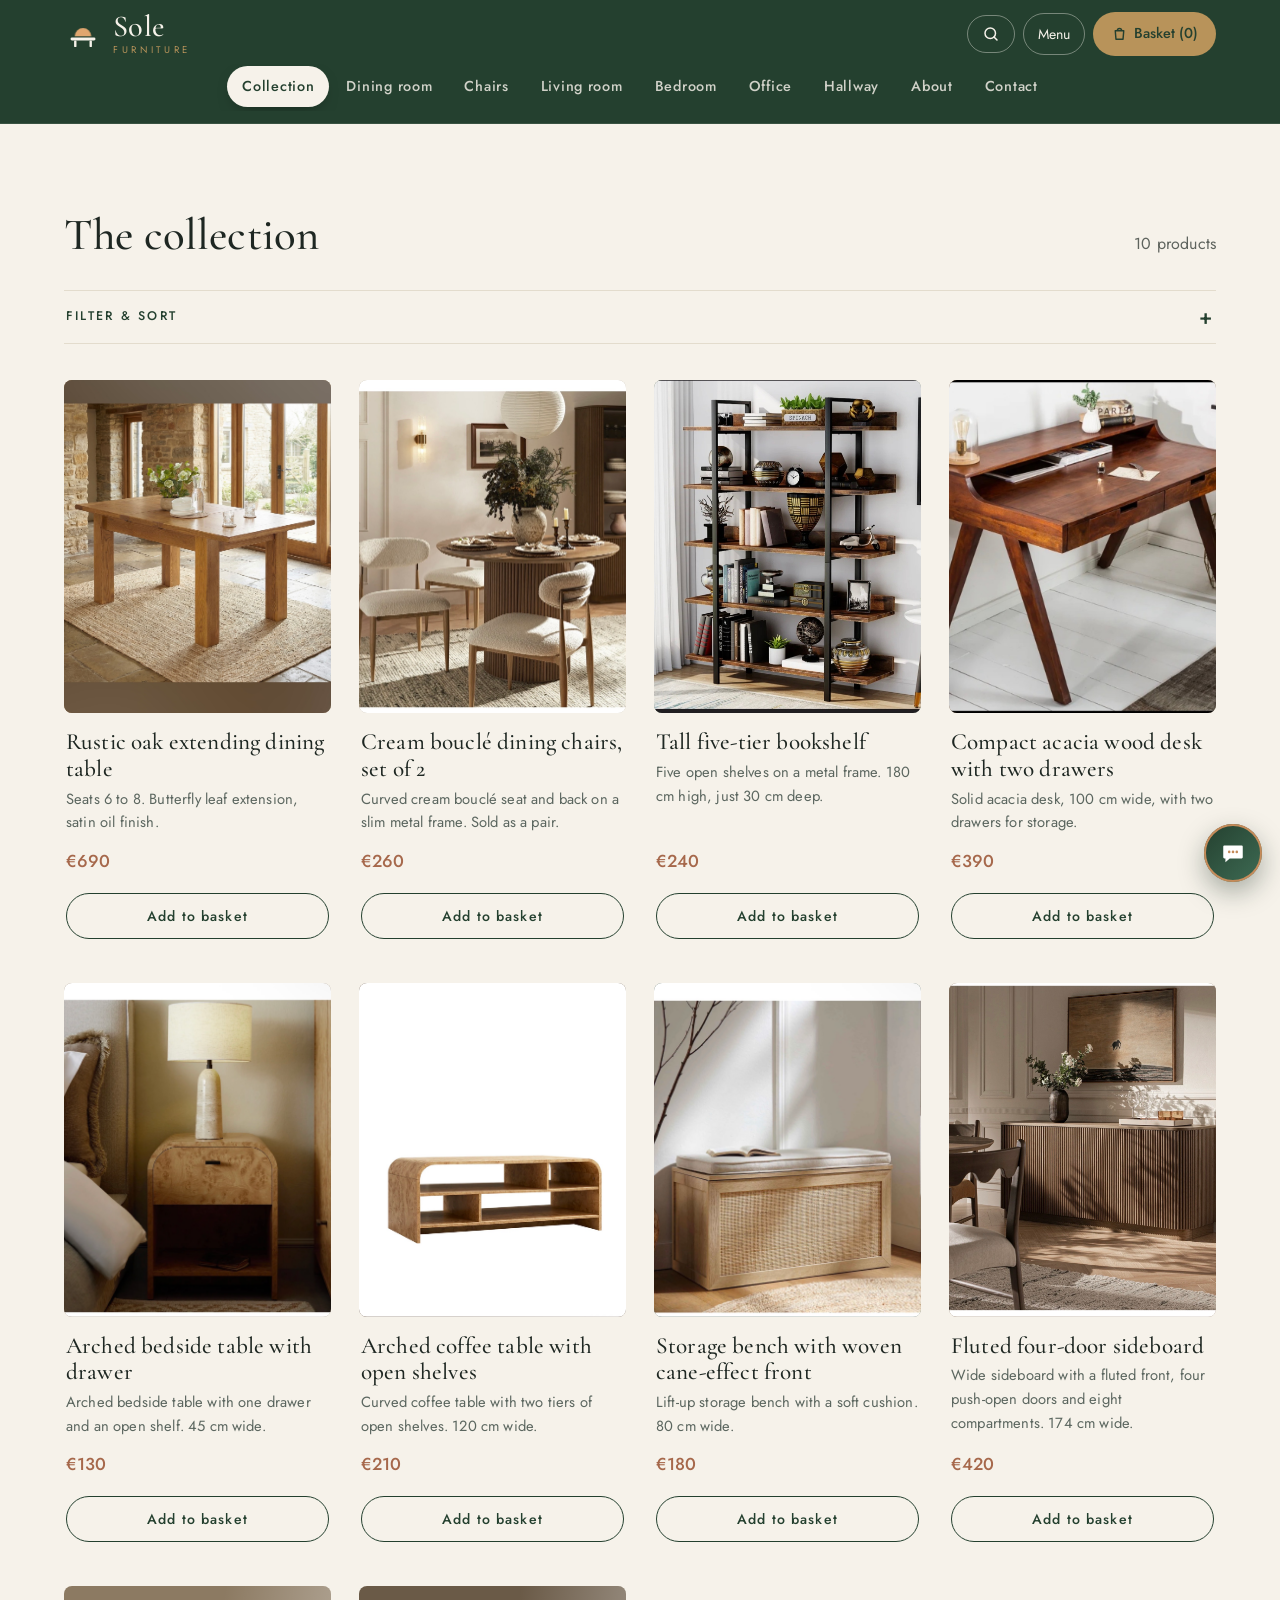
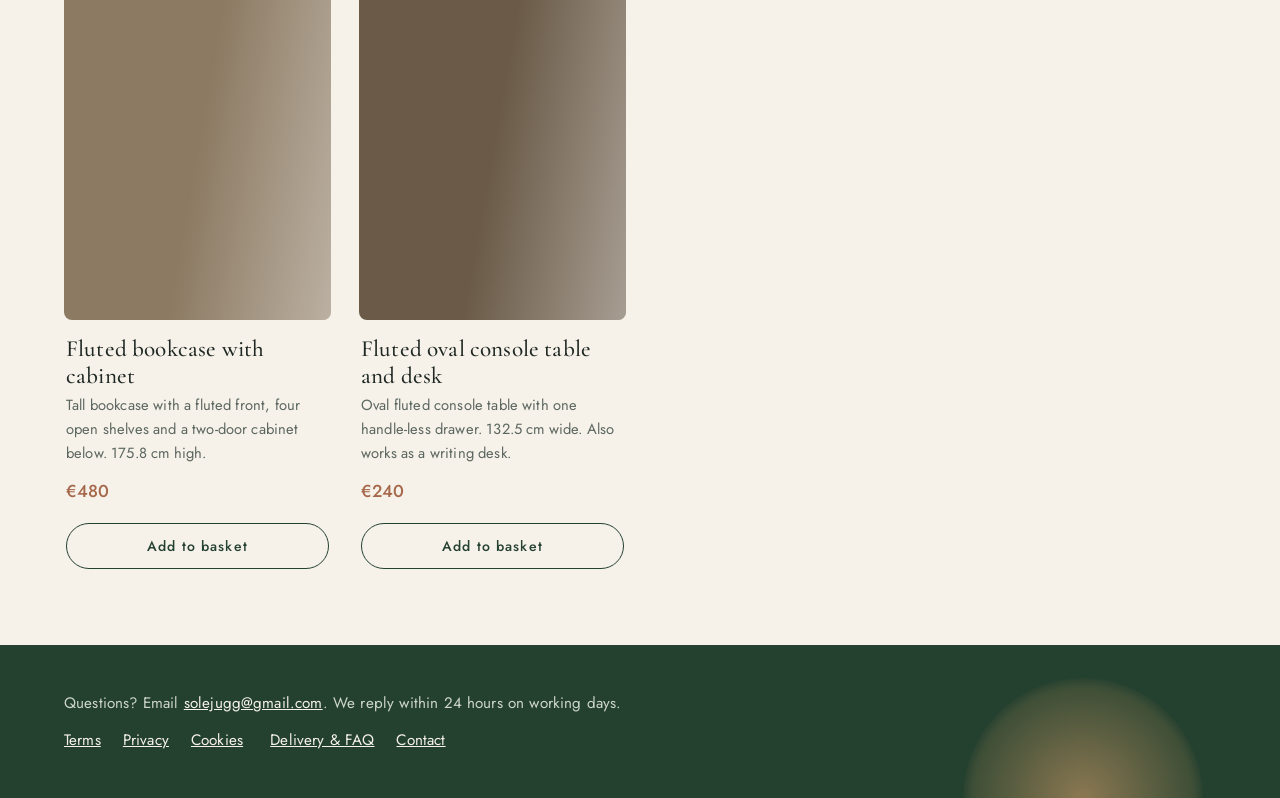
<file: shop.html>
<!DOCTYPE html>
<html lang="en">
<head>
<meta charset="utf-8">
<meta name="viewport" content="width=device-width, initial-scale=1">
<title>Shop – Sole Furniture</title>
<meta property="og:type" content="website">
<meta property="og:site_name" content="Sole Furniture">
<meta property="og:title" content="Shop – Sole Furniture">
<meta property="og:description" content="Calm, well-made furniture for the home. Delivery to the UK, Spain and Ireland.">
<meta property="og:url" content="https://maisonmargiela-png.github.io/sole-furniture-/shop.html">
<meta property="og:image" content="https://maisonmargiela-png.github.io/sole-furniture-/images/IMG_6425.jpeg">
<meta name="twitter:card" content="summary_large_image">
<meta name="theme-color" content="#24402F">
<link rel="preconnect" href="https://fonts.googleapis.com">
<link rel="preconnect" href="https://fonts.gstatic.com" crossorigin>
<link href="https://fonts.googleapis.com/css2?family=Young+Serif&family=Instrument+Sans:wght@400;500;600&display=swap" rel="stylesheet">
<link rel="stylesheet" href="style.css">
<style>
.shop-top{display:flex;flex-wrap:wrap;align-items:baseline;justify-content:space-between;gap:8px;margin-bottom:18px}
.shop-top h2{margin:0}
#count{opacity:.7}
.filters{background:var(--white);border-radius:22px;box-shadow:var(--shadow);margin-bottom:26px}
.filters summary{cursor:pointer;padding:14px 20px;font-weight:600;list-style:none}
.filters summary::-webkit-details-marker{display:none}
.filters summary::after{content:"+";float:right;font-size:1.3rem;line-height:1}
.filters[open] summary::after{content:"–"}
.fbody{display:grid;grid-template-columns:repeat(auto-fit,minmax(170px,1fr));gap:18px 26px;padding:4px 20px 20px}
.fgroup h4{font-size:.78rem;letter-spacing:.08em;text-transform:uppercase;margin-bottom:8px;opacity:.7}
.fgroup label{display:flex;align-items:center;gap:8px;padding:4px 0;cursor:pointer}
.fgroup input{accent-color:var(--oak);width:18px;height:18px}
#sort{width:100%;padding:10px 12px;border-radius:12px;border:1px solid var(--stone);background:var(--bg);color:var(--ink);font:inherit}
#clear{border:0;background:none;color:var(--ink);text-decoration:underline;font:inherit;font-weight:600;cursor:pointer;padding:0;align-self:end;text-align:left}
.nomatch{max-width:52ch}
</style>
</head>
<body>
<header></header>
<main>
  <section>
    <div class="shop-top"><h2 id="page-title">The collection</h2><span id="count"></span></div>
    <details class="filters" id="filters">
      <summary>Filter &amp; sort</summary>
      <div class="fbody" id="fbody"></div>
    </details>
    <div class="grid" id="products"></div>
  </section>
</main>
<footer id="contact">
  <p style="margin-bottom:12px">Questions? Email <a href="mailto:solejugg@gmail.com">solejugg@gmail.com</a>. We reply within 24 hours on working days.</p>
  <a href="terms.html">Terms</a><a href="privacy.html">Privacy</a><a href="cookies.html">Cookies</a>
</footer>
<script src="products.js"></script>
<script src="cart.js"></script>
<script src="search.js"></script>
<script>
const params = new URLSearchParams(location.search);
const q = (params.get("q") || "").trim();
const cat = categories.find(c => c.id === params.get("c"));
const base = q ? SoleSearch.search(q) : (cat ? products.filter(p => p.category.includes(cat.id)) : products);
document.getElementById("page-title").textContent = q ? "Results for “" + q + "”" : (cat ? cat.name : "The collection");

const ORDER = ["Small", "Medium", "Large"];
const groups = [
  { key: "size", label: "Size", vals: p => (p.size ? [p.size] : []) },
  { key: "colour", label: "Colour", vals: p => p.colour || [] },
  { key: "material", label: "Material", vals: p => p.material || [] }
];
function options(g) {
  const list = [...new Set(base.flatMap(g.vals))];
  return g.key === "size" ? list.sort((a, b) => ORDER.indexOf(a) - ORDER.indexOf(b)) : list.sort();
}
document.getElementById("fbody").innerHTML =
  groups.map(g => {
    const opts = options(g);
    return opts.length ? `<div class="fgroup"><h4>${g.label}</h4>${opts.map(o => `<label><input type="checkbox" name="${g.key}" value="${o}"> ${o}</label>`).join("")}</div>` : "";
  }).join("")
  + `<div class="fgroup"><h4>Sort by</h4><select id="sort"><option value="">Featured</option><option value="low">Price: low to high</option><option value="high">Price: high to low</option></select></div>`
  + `<button id="clear" type="button">Clear filters</button>`;

function apply() {
  const sel = {};
  groups.forEach(g => { sel[g.key] = [...document.querySelectorAll(`input[name="${g.key}"]:checked`)].map(i => i.value); });
  let list = base.filter(p => groups.every(g => !sel[g.key].length || g.vals(p).some(v => sel[g.key].includes(v))));
  const sort = document.getElementById("sort").value;
  if (sort === "low") list = list.slice().sort((a, b) => a.price - b.price);
  if (sort === "high") list = list.slice().sort((a, b) => b.price - a.price);
  document.getElementById("count").textContent = list.length + (list.length === 1 ? " product" : " products");
  if (!list.length) {
    document.getElementById("products").innerHTML = "<p class='nomatch'>No products match. Try removing a filter, or <a href='contact.html' style='text-decoration:underline'>ask us</a> and we will help you find the right piece.</p>";
  } else {
    renderProducts("products", list);
  }
}
document.getElementById("fbody").addEventListener("change", apply);
document.getElementById("clear").addEventListener("click", () => {
  document.querySelectorAll("#fbody input").forEach(i => { i.checked = false; });
  document.getElementById("sort").value = "";
  apply();
});
apply();
</script>
</body>
</html>
</file>
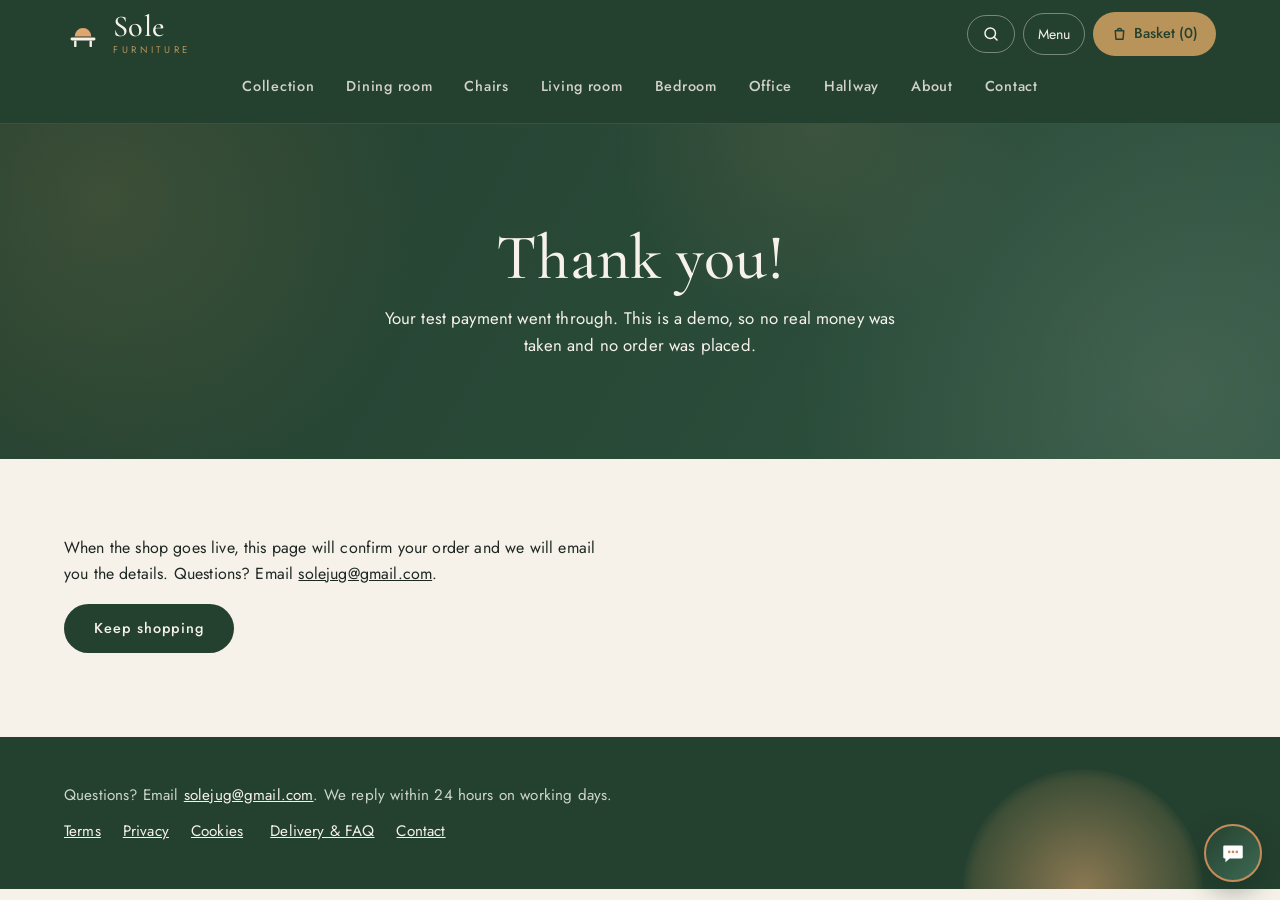
<file: success.html>
<!DOCTYPE html>
<html lang="en">
<head>
<meta charset="utf-8">
<meta name="viewport" content="width=device-width, initial-scale=1">
<title>Thank you – Sole Furniture</title>
<meta name="theme-color" content="#24402F">
<link rel="preconnect" href="https://fonts.googleapis.com">
<link rel="preconnect" href="https://fonts.gstatic.com" crossorigin>
<link href="https://fonts.googleapis.com/css2?family=Young+Serif&family=Instrument+Sans:wght@400;500;600&display=swap" rel="stylesheet">
<link rel="stylesheet" href="style.css">
</head>
<body>
<header></header>
<main>
  <div class="page-hero">
    <h1>Thank you!</h1>
    <p>Your test payment went through. This is a demo, so no real money was taken and no order was placed.</p>
  </div>
  <section>
    <p style="max-width:56ch;margin-bottom:18px">When the shop goes live, this page will confirm your order and we will email you the details. Questions? Email <a href="mailto:solejug@gmail.com" style="text-decoration:underline">solejug@gmail.com</a>.</p>
    <a class="btn" href="shop.html">Keep shopping</a>
  </section>
</main>
<footer id="contact">
  <p style="margin-bottom:12px">Questions? Email <a href="mailto:solejug@gmail.com">solejug@gmail.com</a>. We reply within 24 hours on working days.</p>
  <a href="terms.html">Terms</a><a href="privacy.html">Privacy</a><a href="cookies.html">Cookies</a>
</footer>
<script src="products.js"></script>
<script src="cart.js"></script>
<script>
document.addEventListener("DOMContentLoaded", () => { cart = []; saveCart(); });
</script>
</body>
</html>
</file>
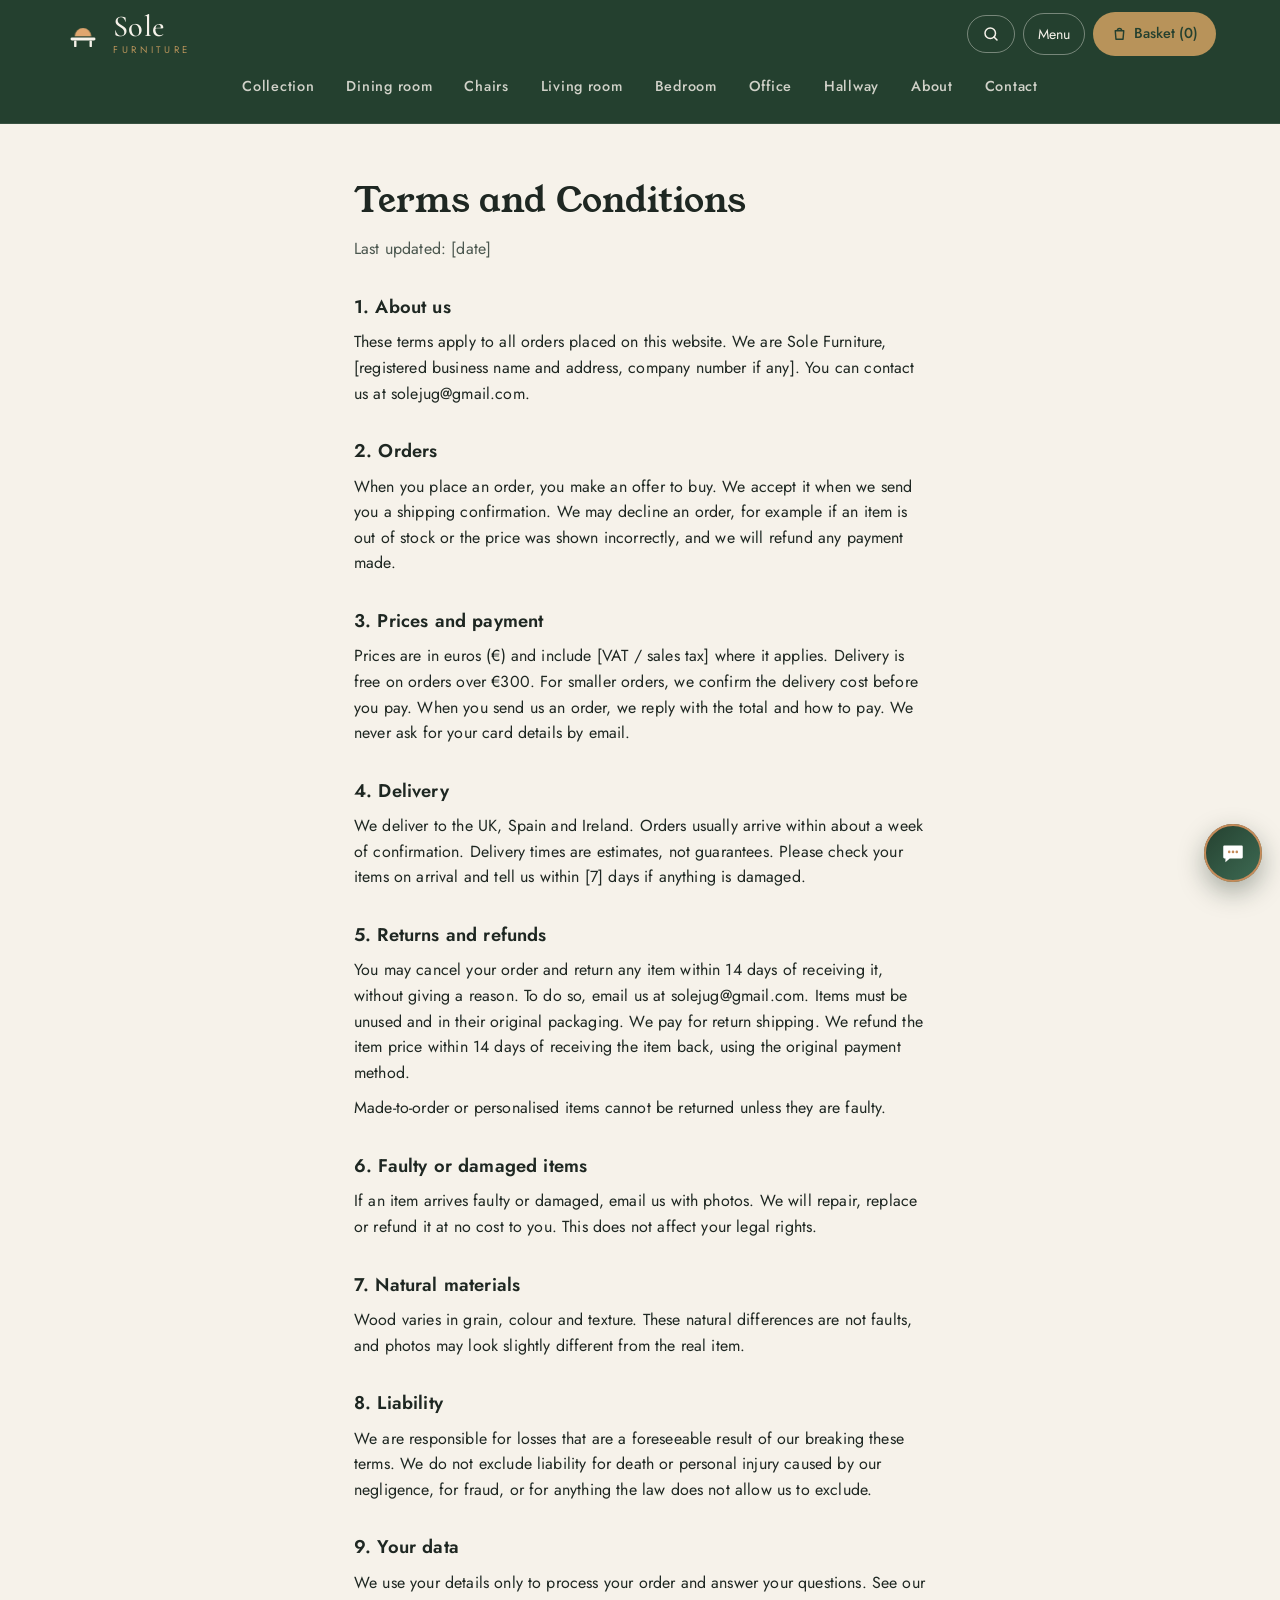
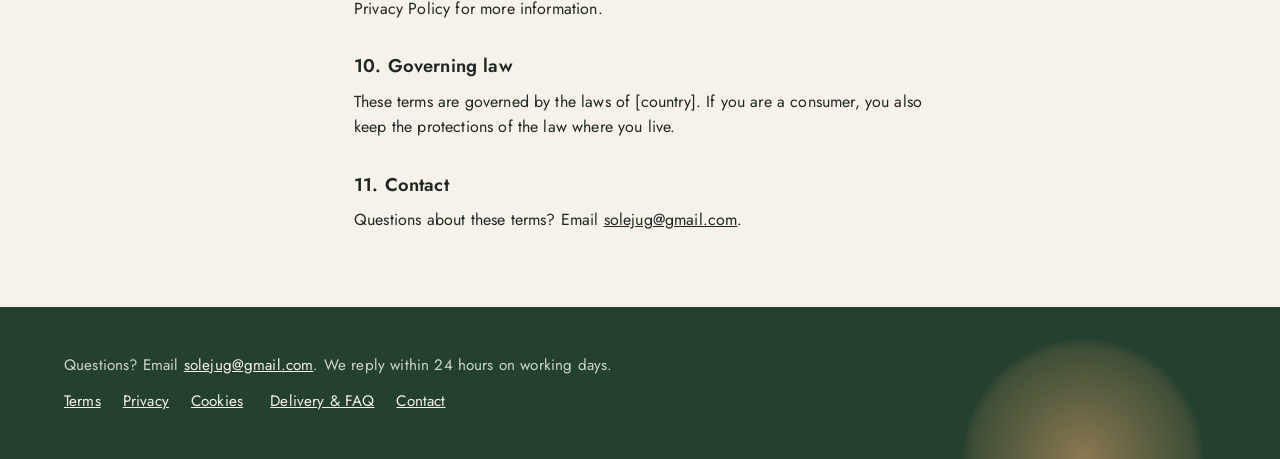
<file: terms.html>
<!DOCTYPE html>
<html lang="en">
<head>
<meta charset="utf-8">
<meta name="viewport" content="width=device-width, initial-scale=1">
<title>Terms and Conditions – Sole Furniture</title>
<link rel="preconnect" href="https://fonts.googleapis.com">
<link rel="preconnect" href="https://fonts.gstatic.com" crossorigin>
<link href="https://fonts.googleapis.com/css2?family=Young+Serif&family=Instrument+Sans:wght@400;500;600&display=swap" rel="stylesheet">
<link rel="stylesheet" href="style.css">
<style>
main{max-width:70ch;margin:0 auto;padding:48px 5vw 64px}
h1{font-family:"Young Serif",serif;font-weight:400;font-size:2.2rem;margin-bottom:8px}
h2{font-family:inherit;font-weight:600;font-size:1.15rem;margin:30px 0 8px}
p{margin-bottom:10px}
main a{text-decoration:underline}
.updated{color:#4b574f;margin-bottom:20px}
[data-theme="dark"] .updated{color:#A9B3AC}
</style>
</head>
<body>
<header>
  <a class="logo" href="index.html">Sole Furniture</a>
  <nav></nav>
</header>
<main>
<h1>Terms and Conditions</h1>
<p class="updated">Last updated: [date]</p>

<h2>1. About us</h2>
<p>These terms apply to all orders placed on this website. We are Sole Furniture, [registered business name and address, company number if any]. You can contact us at solejug@gmail.com.</p>

<h2>2. Orders</h2>
<p>When you place an order, you make an offer to buy. We accept it when we send you a shipping confirmation. We may decline an order, for example if an item is out of stock or the price was shown incorrectly, and we will refund any payment made.</p>

<h2>3. Prices and payment</h2>
<p>Prices are in euros (€) and include [VAT / sales tax] where it applies. Delivery is free on orders over €300. For smaller orders, we confirm the delivery cost before you pay. When you send us an order, we reply with the total and how to pay. We never ask for your card details by email.</p>

<h2>4. Delivery</h2>
<p>We deliver to the UK, Spain and Ireland. Orders usually arrive within about a week of confirmation. Delivery times are estimates, not guarantees. Please check your items on arrival and tell us within [7] days if anything is damaged.</p>

<h2>5. Returns and refunds</h2>
<p>You may cancel your order and return any item within 14 days of receiving it, without giving a reason. To do so, email us at solejug@gmail.com. Items must be unused and in their original packaging. We pay for return shipping. We refund the item price within 14 days of receiving the item back, using the original payment method.</p>
<p>Made-to-order or personalised items cannot be returned unless they are faulty.</p>

<h2>6. Faulty or damaged items</h2>
<p>If an item arrives faulty or damaged, email us with photos. We will repair, replace or refund it at no cost to you. This does not affect your legal rights.</p>

<h2>7. Natural materials</h2>
<p>Wood varies in grain, colour and texture. These natural differences are not faults, and photos may look slightly different from the real item.</p>

<h2>8. Liability</h2>
<p>We are responsible for losses that are a foreseeable result of our breaking these terms. We do not exclude liability for death or personal injury caused by our negligence, for fraud, or for anything the law does not allow us to exclude.</p>

<h2>9. Your data</h2>
<p>We use your details only to process your order and answer your questions. See our Privacy Policy for more information.</p>

<h2>10. Governing law</h2>
<p>These terms are governed by the laws of [country]. If you are a consumer, you also keep the protections of the law where you live.</p>

<h2>11. Contact</h2>
<p>Questions about these terms? Email <a href="mailto:solejug@gmail.com">solejug@gmail.com</a>.</p>
</main>
<footer id="contact">
  <p style="margin-bottom:12px">Questions? Email <a href="mailto:solejug@gmail.com">solejug@gmail.com</a>. We reply within 24 hours on working days.</p>
  <a href="terms.html">Terms</a><a href="privacy.html">Privacy</a><a href="cookies.html">Cookies</a>
</footer>
<script src="products.js"></script>
<script src="cart.js"></script>
</body>
</html>
</file>
<file: style.css>
:root{--bg:#EEF0EC;--ink:#1F2A24;--moss:#2F4A3A;--oak:#B8864B;--stone:#D9DDD5;--white:#FBFCFA}
*{box-sizing:border-box;margin:0}
body{font-family:"Instrument Sans",system-ui,sans-serif;background:var(--bg);color:var(--ink);line-height:1.55}
a{color:inherit}
:focus-visible{outline:3px solid var(--oak);outline-offset:3px}
header{display:flex;flex-wrap:wrap;justify-content:space-between;align-items:center;gap:10px;padding:16px 5vw;background:var(--white);border-bottom:1px solid var(--stone)}
.logo{font-family:"Young Serif",serif;font-size:1.4rem;text-decoration:none}
nav{display:flex;align-items:center}
nav a{margin-left:18px;text-decoration:none;font-weight:500}
nav a:hover{color:var(--oak)}
#basket-btn{margin-left:18px;background:var(--ink);color:var(--white);border:0;padding:9px 16px;border-radius:4px;font:inherit;font-weight:600;cursor:pointer}
.catbar{display:flex;gap:8px;overflow-x:auto;white-space:nowrap;padding:12px 5vw;background:var(--white);border-bottom:1px solid var(--stone)}
.catbar a{padding:8px 16px;border-radius:99px;background:var(--bg);text-decoration:none;font-weight:500}
.catbar a[aria-current]{background:var(--ink);color:var(--white)}
.hero{background:var(--moss);color:var(--white);padding:9vh 5vw 10vh}
.hero h1{font-family:"Young Serif",serif;font-weight:400;font-size:clamp(2.4rem,7vw,4.6rem);line-height:1.05;max-width:14ch}
.hero p{max-width:46ch;margin:22px 0 30px;font-size:1.1rem;opacity:.9}
.btn{display:inline-block;background:var(--oak);color:var(--ink);padding:13px 26px;border-radius:4px;font-weight:600;text-decoration:none}
.btn:hover{background:#c99857}
section{padding:56px 5vw}
h2{font-family:"Young Serif",serif;font-weight:400;font-size:2rem;margin-bottom:28px}
.grid{display:grid;grid-template-columns:repeat(auto-fill,minmax(250px,1fr));gap:28px}
.card{background:var(--white);border-radius:4px;overflow:hidden;display:flex;flex-direction:column}
.photo{aspect-ratio:4/3;display:flex;align-items:center;justify-content:center;color:var(--white);font-size:.9rem}
.photo img{width:100%;height:100%;object-fit:cover}
.info{padding:18px;display:flex;flex-direction:column;gap:6px;flex:1}
.info h3{font-size:1.1rem;font-weight:600}
.info p{font-size:.95rem;color:#4b574f}
.price{font-weight:600;font-size:1.15rem;margin-top:auto;padding-top:10px}
.buy{margin-top:10px;width:100%;text-align:center;background:var(--ink);color:var(--white);padding:11px;border:0;border-radius:4px;font:inherit;font-weight:500;cursor:pointer}
.buy:hover{background:var(--moss)}
.more{margin-top:32px}
.empty{max-width:50ch}
.about{background:var(--white)}
.about p{max-width:60ch;margin-bottom:14px}
.facts{display:grid;grid-template-columns:repeat(auto-fit,minmax(200px,1fr));gap:24px;margin-top:30px}
.facts div{border-left:3px solid var(--oak);padding-left:14px}
.facts strong{display:block}
footer{padding:36px 5vw;background:var(--ink);color:var(--stone);font-size:.95rem}
footer a{margin-right:18px}
.overlay{position:fixed;inset:0;background:rgba(0,0,0,.45);display:none;z-index:10}
.overlay.open{display:block}
.panel{position:fixed;top:0;right:0;bottom:0;width:min(420px,100%);background:var(--white);z-index:11;padding:22px;display:none;flex-direction:column;overflow:auto}
.panel.open{display:flex}
.panel-head{display:flex;justify-content:space-between;align-items:center;margin-bottom:18px}
.panel-head h3{font-family:"Young Serif",serif;font-weight:400;font-size:1.5rem}
.panel-head button{background:none;border:0;font-size:1.6rem;cursor:pointer;color:var(--ink)}
.line{display:flex;justify-content:space-between;align-items:center;gap:12px;padding:14px 0;border-bottom:1px solid var(--stone)}
.qty{display:flex;align-items:center;gap:10px}
.qty button{width:32px;height:32px;border:1px solid var(--stone);background:var(--white);border-radius:4px;font-size:1.1rem;cursor:pointer;color:var(--ink)}
.total{display:flex;justify-content:space-between;font-weight:600;font-size:1.2rem;margin:20px 0 14px}
#checkout-btn{display:none;width:100%;padding:14px;background:var(--oak);color:var(--ink);border:0;border-radius:4px;font:inherit;font-weight:600;cursor:pointer}
.note{font-size:.85rem;color:#4b574f;margin-top:10px}
</file>
